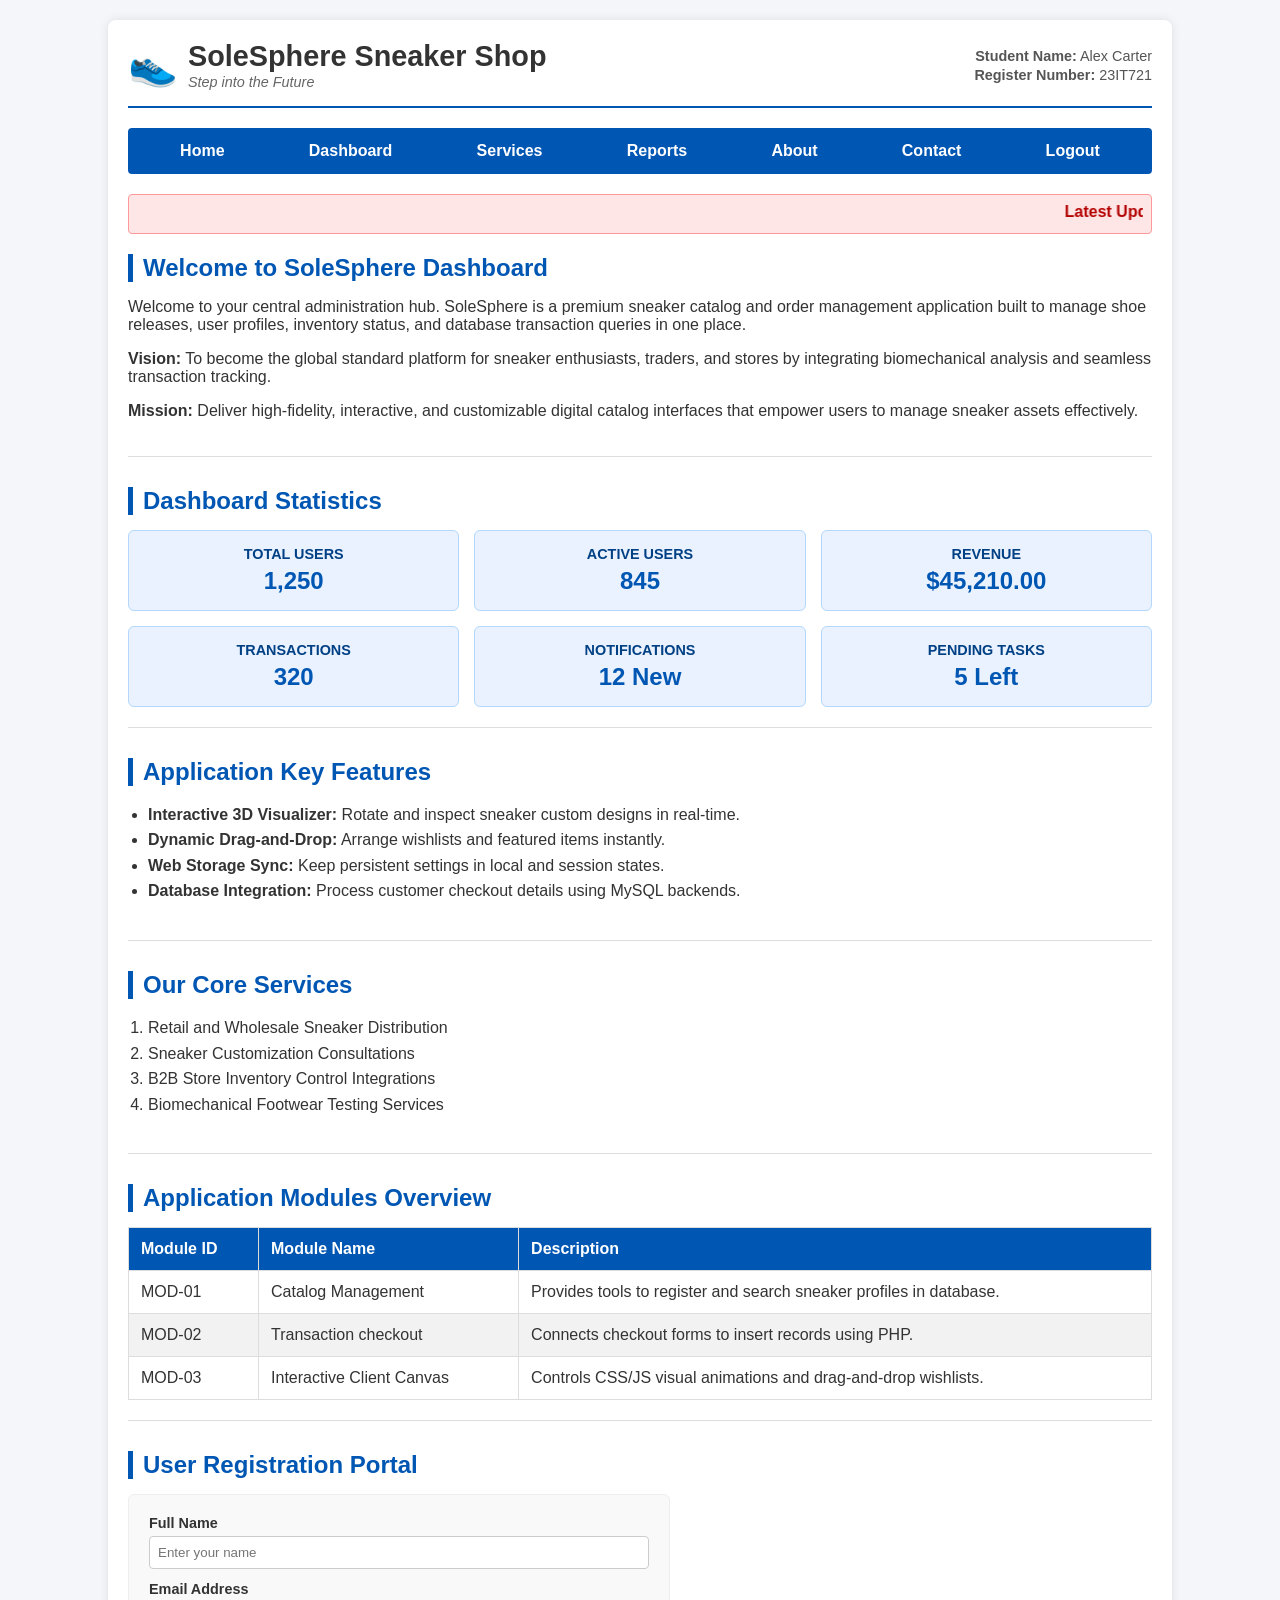
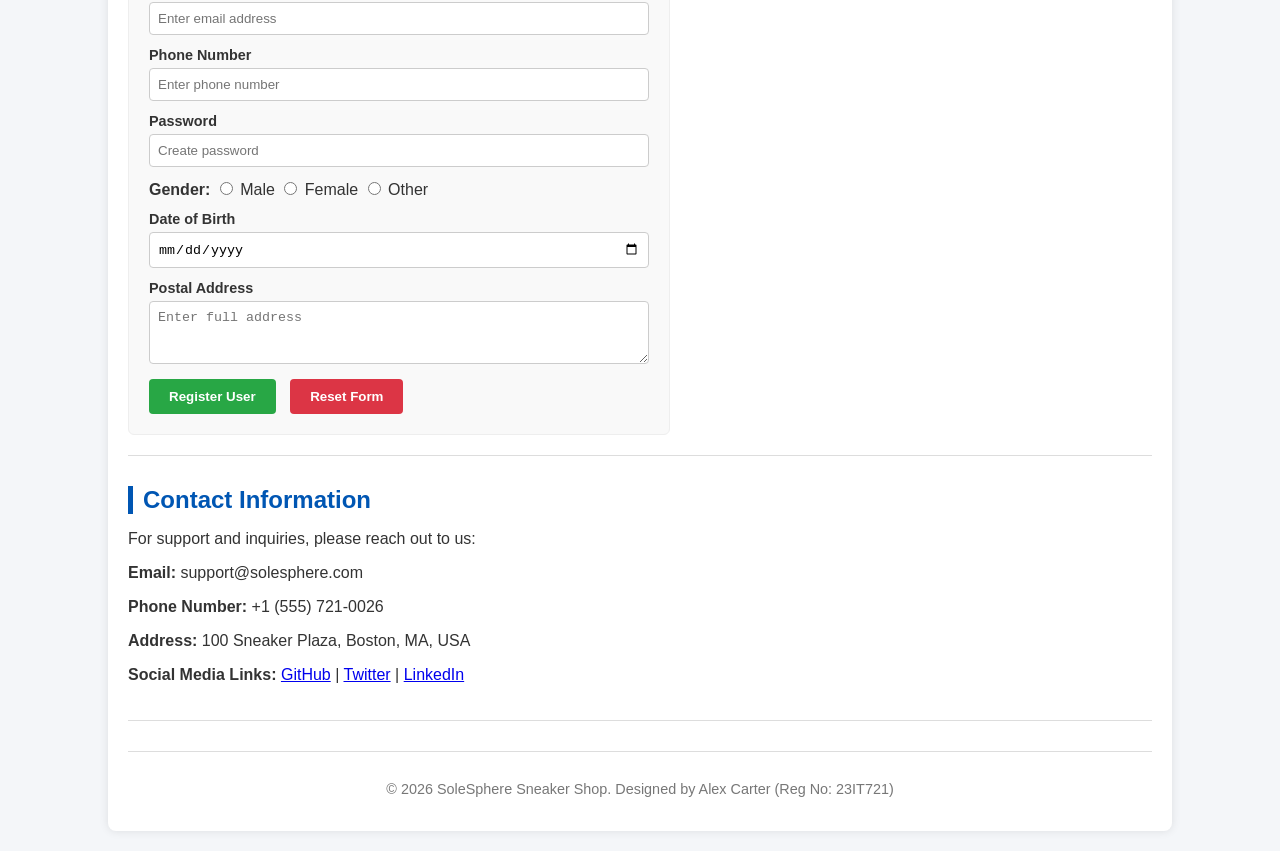
<file: Experiment1_HTML/index.html>
﻿<!DOCTYPE html>
<html lang="en">
<head>
    <meta charset="UTF-8">
    <meta name="viewport" content="width=device-width, initial-scale=1.0">
    <title>SoleSphere | Student Dashboard Assignment 1</title>
    <style>
        body {
            font-family: Arial, sans-serif;
            background-color: #f4f6f9;
            color: #333;
            margin: 0;
            padding: 0;
        }
        
        .container {
            width: 80%;
            margin: 20px auto;
            background-color: #fff;
            padding: 20px;
            border-radius: 8px;
            box-shadow: 0 0 10px rgba(0, 0, 0, 0.1);
        }

        /* 1. Header Section */
        header {
            border-bottom: 2px solid #0056b3;
            padding-bottom: 15px;
            margin-bottom: 20px;
        }
        .header-top {
            display: flex;
            align-items: center;
            justify-content: space-between;
        }
        .logo-area {
            display: flex;
            align-items: center;
            gap: 10px;
        }
        .student-details {
            text-align: right;
            font-size: 0.9em;
            color: #555;
        }

        /* 2. Navigation Bar */
        nav {
            background-color: #0056b3;
            padding: 10px;
            border-radius: 4px;
            margin-bottom: 20px;
        }
        nav ul {
            list-style: none;
            padding: 0;
            margin: 0;
            display: flex;
            justify-content: space-around;
        }
        nav ul li a {
            color: #fff;
            text-decoration: none;
            font-weight: bold;
        }
        nav ul li a:hover {
            text-decoration: underline;
        }

        /* 7. Latest Updates Section (Marquee) */
        .marquee-updates {
            background-color: #ffe6e6;
            border: 1px solid #ff9999;
            color: #b30000;
            padding: 8px;
            border-radius: 4px;
            margin-bottom: 20px;
            font-weight: bold;
        }

        /* Sections General Styling */
        section {
            margin-bottom: 30px;
            padding-bottom: 20px;
            border-bottom: 1px solid #ddd;
        }
        h2 {
            color: #0056b3;
            border-left: 5px solid #0056b3;
            padding-left: 10px;
            margin-bottom: 15px;
        }

        /* 4. Dashboard Statistics Grid */
        .stats-grid {
            display: grid;
            grid-template-columns: repeat(3, 1fr);
            gap: 15px;
            margin-top: 15px;
        }
        .stat-box {
            background-color: #e9f2fe;
            border: 1px solid #b3d7ff;
            padding: 15px;
            border-radius: 6px;
            text-align: center;
        }
        .stat-box h4 {
            margin: 0 0 5px 0;
            color: #004085;
            font-size: 0.9em;
            text-transform: uppercase;
        }
        .stat-box p {
            margin: 0;
            font-size: 1.5em;
            font-weight: bold;
            color: #0056b3;
        }

        /* Lists */
        ul, ol {
            padding-left: 20px;
            line-height: 1.6;
        }

        /* 8. Registration Form */
        form {
            background-color: #f9f9f9;
            border: 1px solid #eee;
            padding: 20px;
            border-radius: 6px;
            max-width: 500px;
        }
        .form-row {
            margin-bottom: 12px;
            display: flex;
            flex-direction: column;
        }
        .form-row label {
            margin-bottom: 5px;
            font-weight: bold;
            font-size: 0.9em;
        }
        .form-row input[type="text"],
        .form-row input[type="email"],
        .form-row input[type="password"],
        .form-row input[type="date"],
        .form-row textarea {
            padding: 8px;
            border: 1px solid #ccc;
            border-radius: 4px;
            width: 100%;
            box-sizing: border-box;
        }
        .form-row-gender {
            margin-bottom: 12px;
        }
        .form-buttons {
            margin-top: 15px;
        }
        .form-buttons input {
            padding: 10px 20px;
            border: none;
            border-radius: 4px;
            cursor: pointer;
            font-weight: bold;
        }
        .btn-submit {
            background-color: #28a745;
            color: #fff;
            margin-right: 10px;
        }
        .btn-reset {
            background-color: #dc3545;
            color: #fff;
        }

        /* 9. Application Modules Table */
        table {
            width: 100%;
            border-collapse: collapse;
            margin-top: 15px;
        }
        table, th, td {
            border: 1px solid #ddd;
        }
        th, td {
            padding: 12px;
            text-align: left;
        }
        th {
            background-color: #0056b3;
            color: white;
        }
        tr:nth-child(even) {
            background-color: #f2f2f2;
        }

        /* Footer */
        footer {
            text-align: center;
            font-size: 0.9em;
            color: #777;
            margin-top: 30px;
            border-top: 1px solid #ddd;
            padding-top: 15px;
        }
    </style>
</head>
<body>
    <div class="container">
        <!-- 1. Header Section -->
        <header>
            <div class="header-top">
                <div class="logo-area">
                    <span style="font-size: 2.5em;">👟</span>
                    <div>
                        <h1 style="margin: 0; font-size: 1.8em;">SoleSphere Sneaker Shop</h1>
                        <span style="font-size: 0.9em; font-style: italic; color: #666;">Step into the Future</span>
                    </div>
                </div>
                <div class="student-details">
                    <p style="margin: 0;"><strong>Student Name:</strong> Alex Carter</p>
                    <p style="margin: 3px 0 0 0;"><strong>Register Number:</strong> 23IT721</p>
                </div>
            </div>
        </header>

        <!-- 2. Navigation Bar -->
        <nav>
            <ul>
                <li><a href="#home">Home</a></li>
                <li><a href="#dashboard">Dashboard</a></li>
                <li><a href="#services">Services</a></li>
                <li><a href="#reports">Reports</a></li>
                <li><a href="#about">About</a></li>
                <li><a href="#contact">Contact</a></li>
                <li><a href="#logout">Logout</a></li>
            </ul>
        </nav>

        <!-- 7. Latest Updates Section (Marquee) -->
        <div class="marquee-updates">
            <marquee scrollamount="5">Latest Updates: Get 25% off on all Nike Air Max sneakers this week! | SoleSphere Store Hub version 2026 is now live!</marquee>
        </div>

        <!-- 3. Welcome Section -->
        <section id="home">
            <h2>Welcome to SoleSphere Dashboard</h2>
            <p>Welcome to your central administration hub. SoleSphere is a premium sneaker catalog and order management application built to manage shoe releases, user profiles, inventory status, and database transaction queries in one place.</p>
            <p><strong>Vision:</strong> To become the global standard platform for sneaker enthusiasts, traders, and stores by integrating biomechanical analysis and seamless transaction tracking.</p>
            <p><strong>Mission:</strong> Deliver high-fidelity, interactive, and customizable digital catalog interfaces that empower users to manage sneaker assets effectively.</p>
        </section>

        <!-- 4. Dashboard Statistics -->
        <section id="dashboard">
            <h2>Dashboard Statistics</h2>
            <div class="stats-grid">
                <div class="stat-box">
                    <h4>Total Users</h4>
                    <p>1,250</p>
                </div>
                <div class="stat-box">
                    <h4>Active Users</h4>
                    <p>845</p>
                </div>
                <div class="stat-box">
                    <h4>Revenue</h4>
                    <p>$45,210.00</p>
                </div>
                <div class="stat-box">
                    <h4>Transactions</h4>
                    <p>320</p>
                </div>
                <div class="stat-box">
                    <h4>Notifications</h4>
                    <p>12 New</p>
                </div>
                <div class="stat-box">
                    <h4>Pending Tasks</h4>
                    <p>5 Left</p>
                </div>
            </div>
        </section>

        <!-- 5. Features Section -->
        <section>
            <h2>Application Key Features</h2>
            <ul>
                <li><strong>Interactive 3D Visualizer:</strong> Rotate and inspect sneaker custom designs in real-time.</li>
                <li><strong>Dynamic Drag-and-Drop:</strong> Arrange wishlists and featured items instantly.</li>
                <li><strong>Web Storage Sync:</strong> Keep persistent settings in local and session states.</li>
                <li><strong>Database Integration:</strong> Process customer checkout details using MySQL backends.</li>
            </ul>
        </section>

        <!-- 6. Services Section -->
        <section id="services">
            <h2>Our Core Services</h2>
            <ol>
                <li>Retail and Wholesale Sneaker Distribution</li>
                <li>Sneaker Customization Consultations</li>
                <li>B2B Store Inventory Control Integrations</li>
                <li>Biomechanical Footwear Testing Services</li>
            </ol>
        </section>

        <!-- 9. Application Modules Table -->
        <section id="reports">
            <h2>Application Modules Overview</h2>
            <table>
                <thead>
                    <tr>
                        <th>Module ID</th>
                        <th>Module Name</th>
                        <th>Description</th>
                    </tr>
                </thead>
                <tbody>
                    <tr>
                        <td>MOD-01</td>
                        <td>Catalog Management</td>
                        <td>Provides tools to register and search sneaker profiles in database.</td>
                    </tr>
                    <tr>
                        <td>MOD-02</td>
                        <td>Transaction checkout</td>
                        <td>Connects checkout forms to insert records using PHP.</td>
                    </tr>
                    <tr>
                        <td>MOD-03</td>
                        <td>Interactive Client Canvas</td>
                        <td>Controls CSS/JS visual animations and drag-and-drop wishlists.</td>
                    </tr>
                </tbody>
            </table>
        </section>

        <!-- 8. Registration Form -->
        <section id="about">
            <h2>User Registration Portal</h2>
            <form action="#" method="POST">
                <div class="form-row">
                    <label for="reg-name">Full Name</label>
                    <input type="text" id="reg-name" required placeholder="Enter your name">
                </div>
                <div class="form-row">
                    <label for="reg-email">Email Address</label>
                    <input type="email" id="reg-email" required placeholder="Enter email address">
                </div>
                <div class="form-row">
                    <label for="reg-phone">Phone Number</label>
                    <input type="text" id="reg-phone" placeholder="Enter phone number">
                </div>
                <div class="form-row">
                    <label for="reg-pass">Password</label>
                    <input type="password" id="reg-pass" required placeholder="Create password">
                </div>
                <div class="form-row-gender">
                    <label><strong>Gender:</strong></label>
                    <input type="radio" id="gender-m" name="gender" value="male"> <label for="gender-m">Male</label>
                    <input type="radio" id="gender-f" name="gender" value="female"> <label for="gender-f">Female</label>
                    <input type="radio" id="gender-o" name="gender" value="other"> <label for="gender-o">Other</label>
                </div>
                <div class="form-row">
                    <label for="reg-dob">Date of Birth</label>
                    <input type="date" id="reg-dob">
                </div>
                <div class="form-row">
                    <label for="reg-addr">Postal Address</label>
                    <textarea id="reg-addr" rows="3" placeholder="Enter full address"></textarea>
                </div>
                <div class="form-buttons">
                    <input type="submit" class="btn-submit" value="Register User">
                    <input type="reset" class="btn-reset" value="Reset Form">
                </div>
            </form>
        </section>

        <!-- 10. Contact Information -->
        <section id="contact">
            <h2>Contact Information</h2>
            <p>For support and inquiries, please reach out to us:</p>
            <p><strong>Email:</strong> support@solesphere.com</p>
            <p><strong>Phone Number:</strong> +1 (555) 721-0026</p>
            <p><strong>Address:</strong> 100 Sneaker Plaza, Boston, MA, USA</p>
            <p><strong>Social Media Links:</strong> 
                <a href="https://github.com/AlexCarter-23IT721" target="_blank">GitHub</a> | 
                <a href="#" target="_blank">Twitter</a> | 
                <a href="#" target="_blank">LinkedIn</a>
            </p>
        </section>

        <!-- 11. Footer -->
        <footer>
            <p>&copy; 2026 SoleSphere Sneaker Shop. Designed by Alex Carter (Reg No: 23IT721)</p>
        </footer>
    </div>
</body>
</html>
</file>
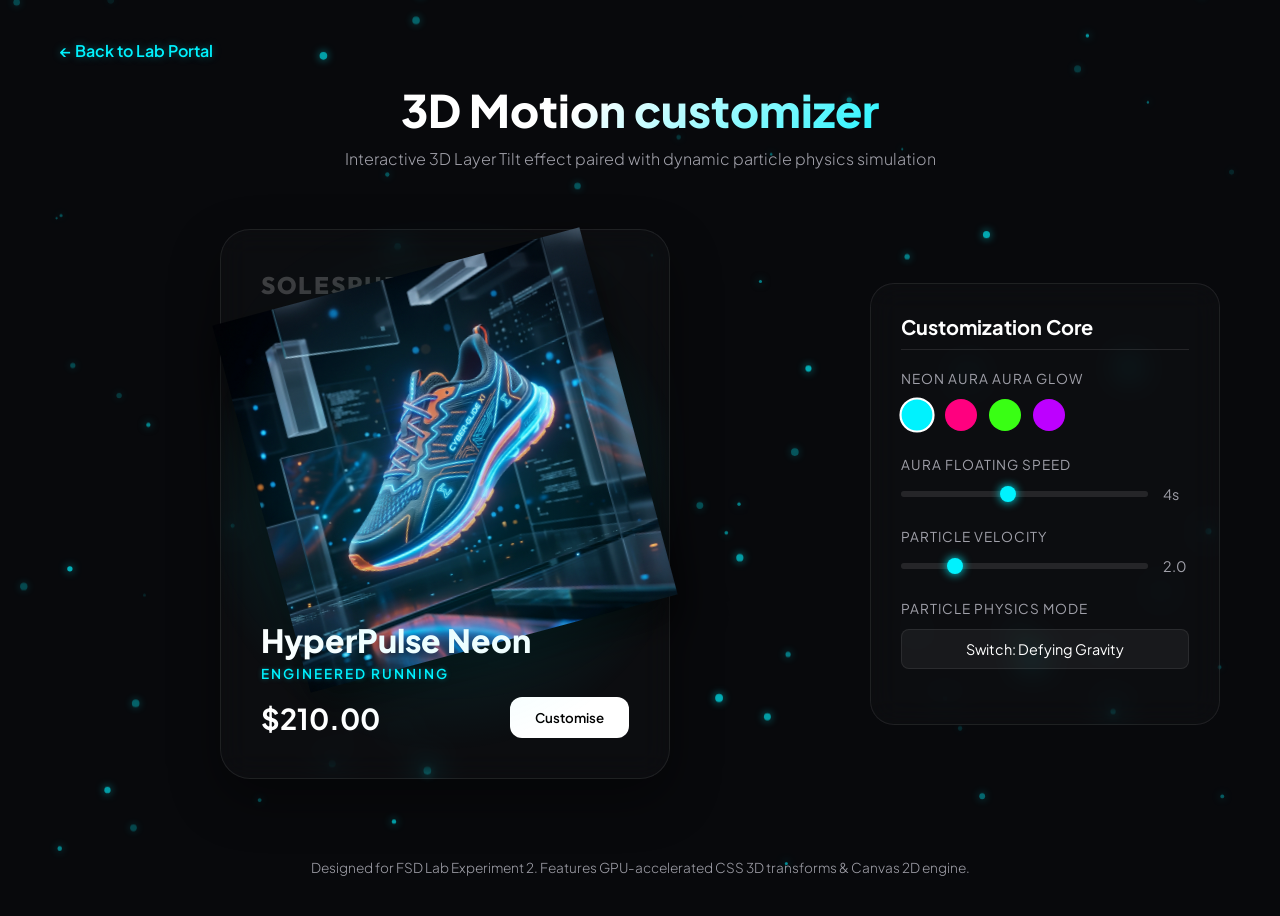
<file: Experiment2_CSS_JS/index.html>
﻿<!DOCTYPE html>
<html lang="en">
<head>
    <meta charset="UTF-8">
    <meta name="viewport" content="width=device-width, initial-scale=1.0">
    <title>Experiment 2 | 3D Sneaker Customizer & Canvas Particles</title>
    <!-- Google Fonts -->
    <link href="https://fonts.googleapis.com/css2?family=Outfit:wght@300;400;600;800&family=Plus+Jakarta+Sans:wght@300;400;600;700&display=swap" rel="stylesheet">
    <style>
        :root {
            --bg-color: #08090c;
            --card-bg: rgba(255, 255, 255, 0.02);
            --card-border: rgba(255, 255, 255, 0.08);
            --glow-color: #00f2fe;
            --glow-glow: rgba(0, 242, 254, 0.35);
            --text-main: #f8f9fa;
            --text-muted: #a1a1aa;
        }

        * {
            box-sizing: border-box;
            margin: 0;
            padding: 0;
            font-family: 'Plus Jakarta Sans', sans-serif;
        }

        body {
            background-color: var(--bg-color);
            color: var(--text-main);
            min-height: 100vh;
            overflow-x: hidden;
            display: flex;
            flex-direction: column;
            align-items: center;
            position: relative;
        }

        canvas#particle-canvas {
            position: absolute;
            top: 0;
            left: 0;
            width: 100%;
            height: 100%;
            z-index: 0;
            pointer-events: none;
        }

        .container {
            width: 100%;
            max-width: 1200px;
            padding: 40px 20px;
            z-index: 1;
            display: flex;
            flex-direction: column;
            align-items: center;
        }

        .back-link {
            align-self: flex-start;
            color: var(--glow-color);
            text-decoration: none;
            font-weight: 600;
            margin-bottom: 20px;
            transition: transform 0.2s ease, text-shadow 0.2s ease;
            text-shadow: 0 0 8px var(--glow-glow);
        }

        .back-link:hover {
            transform: translateX(-5px);
        }

        header {
            text-align: center;
            margin-bottom: 40px;
        }

        header h1 {
            font-size: 2.8rem;
            font-weight: 800;
            background: linear-gradient(135deg, #fff 40%, var(--glow-color) 100%);
            -webkit-background-clip: text;
            -webkit-text-fill-color: transparent;
            margin-bottom: 10px;
        }

        header p {
            color: var(--text-muted);
            font-weight: 300;
        }

        .showcase-area {
            display: grid;
            grid-template-columns: 1fr 350px;
            gap: 40px;
            width: 100%;
            align-items: center;
            justify-content: center;
        }

        @media (max-width: 900px) {
            .showcase-area {
                grid-template-columns: 1fr;
            }
        }

        /* 3D Tilt Card */
        .card-container {
            perspective: 1000px;
            display: flex;
            justify-content: center;
            align-items: center;
            padding: 20px;
        }

        .tilt-card {
            width: 450px;
            height: 550px;
            background: var(--card-bg);
            border: 1px solid var(--card-border);
            border-radius: 30px;
            padding: 40px;
            display: flex;
            flex-direction: column;
            justify-content: space-between;
            position: relative;
            transform-style: preserve-3d;
            backdrop-filter: blur(15px);
            box-shadow: 0 20px 50px rgba(0, 0, 0, 0.4);
            transition: box-shadow 0.3s ease, border-color 0.3s ease;
        }

        .tilt-card::after {
            content: '';
            position: absolute;
            inset: 0;
            border-radius: 30px;
            background: radial-gradient(circle at 50% 50%, var(--glow-glow) 0%, transparent 70%);
            opacity: 0.5;
            z-index: 1;
            pointer-events: none;
        }

        .brand-logo {
            font-family: 'Outfit', sans-serif;
            font-weight: 800;
            font-size: 1.5rem;
            letter-spacing: 2px;
            color: rgba(255, 255, 255, 0.2);
            transform: translateZ(50px);
        }

        .shoe-box {
            position: relative;
            height: 250px;
            display: flex;
            align-items: center;
            justify-content: center;
            transform-style: preserve-3d;
        }

        .shoe-glow {
            position: absolute;
            width: 180px;
            height: 180px;
            background: var(--glow-color);
            filter: blur(80px);
            border-radius: 50%;
            opacity: 0.35;
            transition: background 0.5s ease;
            transform: translateZ(20px);
        }

        .shoe-image {
            width: 380px;
            transform: translateZ(100px) rotate(-15deg);
            filter: drop-shadow(0 20px 20px rgba(0,0,0,0.6));
            pointer-events: none;
            transition: filter 0.3s ease;
            animation: shoeFloat 4s ease-in-out infinite;
        }

        @keyframes shoeFloat {
            0%, 100% {
                transform: translateZ(100px) rotate(-15deg) translateY(0px);
            }
            50% {
                transform: translateZ(100px) rotate(-15deg) translateY(-15px);
            }
        }

        .shoe-info {
            transform: translateZ(60px);
        }

        .shoe-name {
            font-size: 2rem;
            font-weight: 800;
            margin-bottom: 5px;
            color: #fff;
        }

        .shoe-category {
            font-size: 0.85rem;
            color: var(--glow-color);
            text-transform: uppercase;
            letter-spacing: 2px;
            margin-bottom: 15px;
            font-weight: 600;
            text-shadow: 0 0 5px var(--glow-glow);
        }

        .buy-action {
            display: flex;
            justify-content: space-between;
            align-items: center;
        }

        .price {
            font-size: 1.8rem;
            font-weight: 700;
            color: #fff;
        }

        .cart-btn {
            background: #fff;
            color: #000;
            border: none;
            padding: 12px 25px;
            border-radius: 12px;
            font-weight: 600;
            cursor: pointer;
            transition: all 0.3s ease;
        }

        .cart-btn:hover {
            background: var(--glow-color);
            color: #000;
            box-shadow: 0 0 15px var(--glow-color);
            transform: scale(1.05);
        }

        /* Control Panel */
        .control-panel {
            background: var(--card-bg);
            border: 1px solid var(--card-border);
            border-radius: 24px;
            padding: 30px;
            backdrop-filter: blur(15px);
        }

        .control-panel h2 {
            font-size: 1.25rem;
            margin-bottom: 20px;
            border-bottom: 1px solid rgba(255, 255, 255, 0.1);
            padding-bottom: 10px;
            color: #fff;
        }

        .control-group {
            margin-bottom: 25px;
        }

        .control-group label {
            display: block;
            font-size: 0.85rem;
            color: var(--text-muted);
            text-transform: uppercase;
            letter-spacing: 1px;
            margin-bottom: 12px;
        }

        .color-options {
            display: flex;
            gap: 12px;
        }

        .color-dot {
            width: 32px;
            height: 32px;
            border-radius: 50%;
            cursor: pointer;
            border: 2px solid transparent;
            transition: all 0.3s ease;
        }

        .color-dot:hover {
            transform: scale(1.15);
        }

        .color-dot.active {
            border-color: #fff;
            transform: scale(1.1);
        }

        .dot-cyan { background: #00f2fe; }
        .dot-magenta { background: #ff007f; }
        .dot-lime { background: #39ff14; }
        .dot-purple { background: #bd00ff; }

        .slider-wrap {
            display: flex;
            align-items: center;
            gap: 15px;
        }

        .slider-wrap span {
            font-size: 0.9rem;
            color: var(--text-muted);
            width: 30px;
        }

        input[type="range"] {
            -webkit-appearance: none;
            width: 100%;
            height: 6px;
            background: rgba(255, 255, 255, 0.1);
            border-radius: 3px;
            outline: none;
        }

        input[type="range"]::-webkit-slider-thumb {
            -webkit-appearance: none;
            width: 16px;
            height: 16px;
            border-radius: 50%;
            background: var(--glow-color);
            cursor: pointer;
            box-shadow: 0 0 10px var(--glow-color);
            transition: transform 0.2s ease;
        }

        input[type="range"]::-webkit-slider-thumb:hover {
            transform: scale(1.25);
        }

        .toggle-btn {
            background: rgba(255,255,255,0.05);
            border: 1px solid var(--card-border);
            color: #fff;
            padding: 10px 15px;
            border-radius: 8px;
            cursor: pointer;
            width: 100%;
            font-size: 0.9rem;
            transition: all 0.3s ease;
        }

        .toggle-btn:hover {
            background: rgba(255,255,255,0.1);
            border-color: var(--glow-color);
        }

        footer {
            margin-top: 60px;
            color: var(--text-muted);
            font-size: 0.85rem;
            text-align: center;
            font-weight: 300;
        }
    </style>
</head>
<body>
    <!-- Canvas for particle background -->
    <canvas id="particle-canvas"></canvas>

    <div class="container">
        <a href="../index.php" class="back-link">&larr; Back to Lab Portal</a>
        
        <header>
            <h1>3D Motion customizer</h1>
            <p>Interactive 3D Layer Tilt effect paired with dynamic particle physics simulation</p>
        </header>

        <div class="showcase-area">
            <!-- 3D Card -->
            <div class="card-container">
                <div class="tilt-card" id="card">
                    <div class="brand-logo">SOLESPHERE</div>
                    
                    <div class="shoe-box">
                        <div class="shoe-glow" id="shoe-glow"></div>
                        <img src="sneaker.png" alt="3D Neon Shoe" class="shoe-image" id="shoe-img">
                    </div>
                    
                    <div class="shoe-info">
                        <h2 class="shoe-name">HyperPulse Neon</h2>
                        <div class="shoe-category">Engineered Running</div>
                        <div class="buy-action">
                            <span class="price">$210.00</span>
                            <button class="cart-btn">Customise</button>
                        </div>
                    </div>
                </div>
            </div>

            <!-- Customizer controls -->
            <div class="control-panel">
                <h2>Customization Core</h2>
                
                <div class="control-group">
                    <label>Neon Aura Aura Glow</label>
                    <div class="color-options">
                        <div class="color-dot dot-cyan active" data-color="#00f2fe" data-glow="rgba(0,242,254,0.35)"></div>
                        <div class="color-dot dot-magenta" data-color="#ff007f" data-glow="rgba(255,0,127,0.35)"></div>
                        <div class="color-dot dot-lime" data-color="#39ff14" data-glow="rgba(57,255,20,0.35)"></div>
                        <div class="color-dot dot-purple" data-color="#bd00ff" data-glow="rgba(189,0,255,0.35)"></div>
                    </div>
                </div>

                <div class="control-group">
                    <label>Aura Floating Speed</label>
                    <div class="slider-wrap">
                        <input type="range" id="float-speed" min="1" max="8" value="4">
                        <span id="speed-val">4s</span>
                    </div>
                </div>

                <div class="control-group">
                    <label>Particle Velocity</label>
                    <div class="slider-wrap">
                        <input type="range" id="part-speed" min="0" max="10" value="2" step="0.5">
                        <span id="part-val">2.0</span>
                    </div>
                </div>

                <div class="control-group">
                    <label>Particle Physics Mode</label>
                    <button class="toggle-btn" id="physics-toggle">Switch: Defying Gravity</button>
                </div>
            </div>
        </div>

        <footer>
            <p>Designed for FSD Lab Experiment 2. Features GPU-accelerated CSS 3D transforms & Canvas 2D engine.</p>
        </footer>
    </div>

    <script>
        // --- 3D TILT EFFECT ---
        const card = document.getElementById('card');
        const shoeImg = document.getElementById('shoe-img');

        card.addEventListener('mousemove', (e) => {
            const rect = card.getBoundingClientRect();
            const x = e.clientX - rect.left; // x position inside element
            const y = e.clientY - rect.top;  // y position inside element
            
            const centerX = rect.width / 2;
            const centerY = rect.height / 2;
            
            const rotateX = (centerY - y) / 10; // max 25 deg tilt
            const rotateY = (x - centerX) / 10; 
            
            card.style.transform = `rotateX(${rotateX}deg) rotateY(${rotateY}deg)`;
            shoeImg.style.transform = `translateZ(130px) rotate(-10deg) scale(1.05)`;
        });

        card.addEventListener('mouseleave', () => {
            card.style.transform = `rotateX(0deg) rotateY(0deg)`;
            card.style.transition = 'transform 0.5s ease-out';
            shoeImg.style.transform = `translateZ(100px) rotate(-15deg)`;
            shoeImg.style.transition = 'transform 0.5s ease-out';
        });

        card.addEventListener('mouseenter', () => {
            card.style.transition = 'none';
            shoeImg.style.transition = 'none';
        });

        // --- COLOR CUSTOMIZATION ---
        const colorDots = document.querySelectorAll('.color-dot');
        const root = document.documentElement;

        colorDots.forEach(dot => {
            dot.addEventListener('click', () => {
                colorDots.forEach(d => d.classList.remove('active'));
                dot.classList.add('active');
                
                const color = dot.getAttribute('data-color');
                const glow = dot.getAttribute('data-glow');
                
                root.style.setProperty('--glow-color', color);
                root.style.setProperty('--glow-glow', glow);
                
                // Add flash effect to shoe
                shoeImg.style.filter = `drop-shadow(0 0 30px ${color})`;
                setTimeout(() => {
                    shoeImg.style.filter = `drop-shadow(0 20px 20px rgba(0,0,0,0.6))`;
                }, 400);
            });
        });

        // --- SPEED AND TILT INPUTS ---
        const floatSpeedInput = document.getElementById('float-speed');
        const speedValLabel = document.getElementById('speed-val');
        
        floatSpeedInput.addEventListener('input', (e) => {
            const speed = e.target.value;
            speedValLabel.textContent = `${speed}s`;
            // Modify float animation duration
            shoeImg.style.animationDuration = `${speed}s`;
        });

        // --- CANVAS PARTICLE BACKGROUND ---
        const canvas = document.getElementById('particle-canvas');
        const ctx = canvas.getContext('2d');
        const partSpeedInput = document.getElementById('part-speed');
        const partValLabel = document.getElementById('part-val');
        const physicsToggle = document.getElementById('physics-toggle');

        let particles = [];
        let numParticles = 80;
        let baseSpeed = 2.0;
        let physicsMode = 'up'; // 'up' (gravity-defying), 'down' (rain)

        partSpeedInput.addEventListener('input', (e) => {
            baseSpeed = parseFloat(e.target.value);
            partValLabel.textContent = baseSpeed.toFixed(1);
        });

        physicsToggle.addEventListener('click', () => {
            if (physicsMode === 'up') {
                physicsMode = 'down';
                physicsToggle.textContent = 'Switch: Heavy Gravity';
            } else {
                physicsMode = 'up';
                physicsToggle.textContent = 'Switch: Defying Gravity';
            }
        });

        function resizeCanvas() {
            canvas.width = window.innerWidth;
            canvas.height = window.innerHeight;
        }
        window.addEventListener('resize', resizeCanvas);
        resizeCanvas();

        class Particle {
            constructor() {
                this.reset();
            }

            reset() {
                this.x = Math.random() * canvas.width;
                this.y = physicsMode === 'up' ? canvas.height + 20 : -20;
                this.size = Math.random() * 3 + 1;
                this.speedX = (Math.random() - 0.5) * 0.8;
                this.speedY = physicsMode === 'up' 
                    ? -(Math.random() * 1.5 + 0.5) 
                    : (Math.random() * 1.5 + 0.5);
                this.opacity = Math.random() * 0.6 + 0.1;
            }

            update() {
                this.x += this.speedX * (baseSpeed / 2);
                this.y += this.speedY * baseSpeed;

                // fade out near bounds
                if (physicsMode === 'up' && this.y < 50) this.opacity -= 0.01;
                if (physicsMode === 'down' && this.y > canvas.height - 50) this.opacity -= 0.01;

                if (this.opacity <= 0 || this.x < 0 || this.x > canvas.width) {
                    this.reset();
                }
            }

            draw() {
                ctx.save();
                ctx.globalAlpha = this.opacity;
                ctx.beginPath();
                ctx.arc(this.x, this.y, this.size, 0, Math.PI * 2);
                
                // Set color to glowing active neon color
                ctx.fillStyle = root.style.getPropertyValue('--glow-color').trim() || '#00f2fe';
                ctx.shadowBlur = 8;
                ctx.shadowColor = ctx.fillStyle;
                ctx.fill();
                ctx.restore();
            }
        }

        // Initialize particles
        for (let i = 0; i < numParticles; i++) {
            particles.push(new Particle());
            // Randomize starting y position
            particles[i].y = Math.random() * canvas.height;
        }

        function animate() {
            ctx.clearRect(0, 0, canvas.width, canvas.height);
            
            particles.forEach(p => {
                p.update();
                p.draw();
            });

            requestAnimationFrame(animate);
        }

        animate();
    </script>
</body>
</html>
</file>
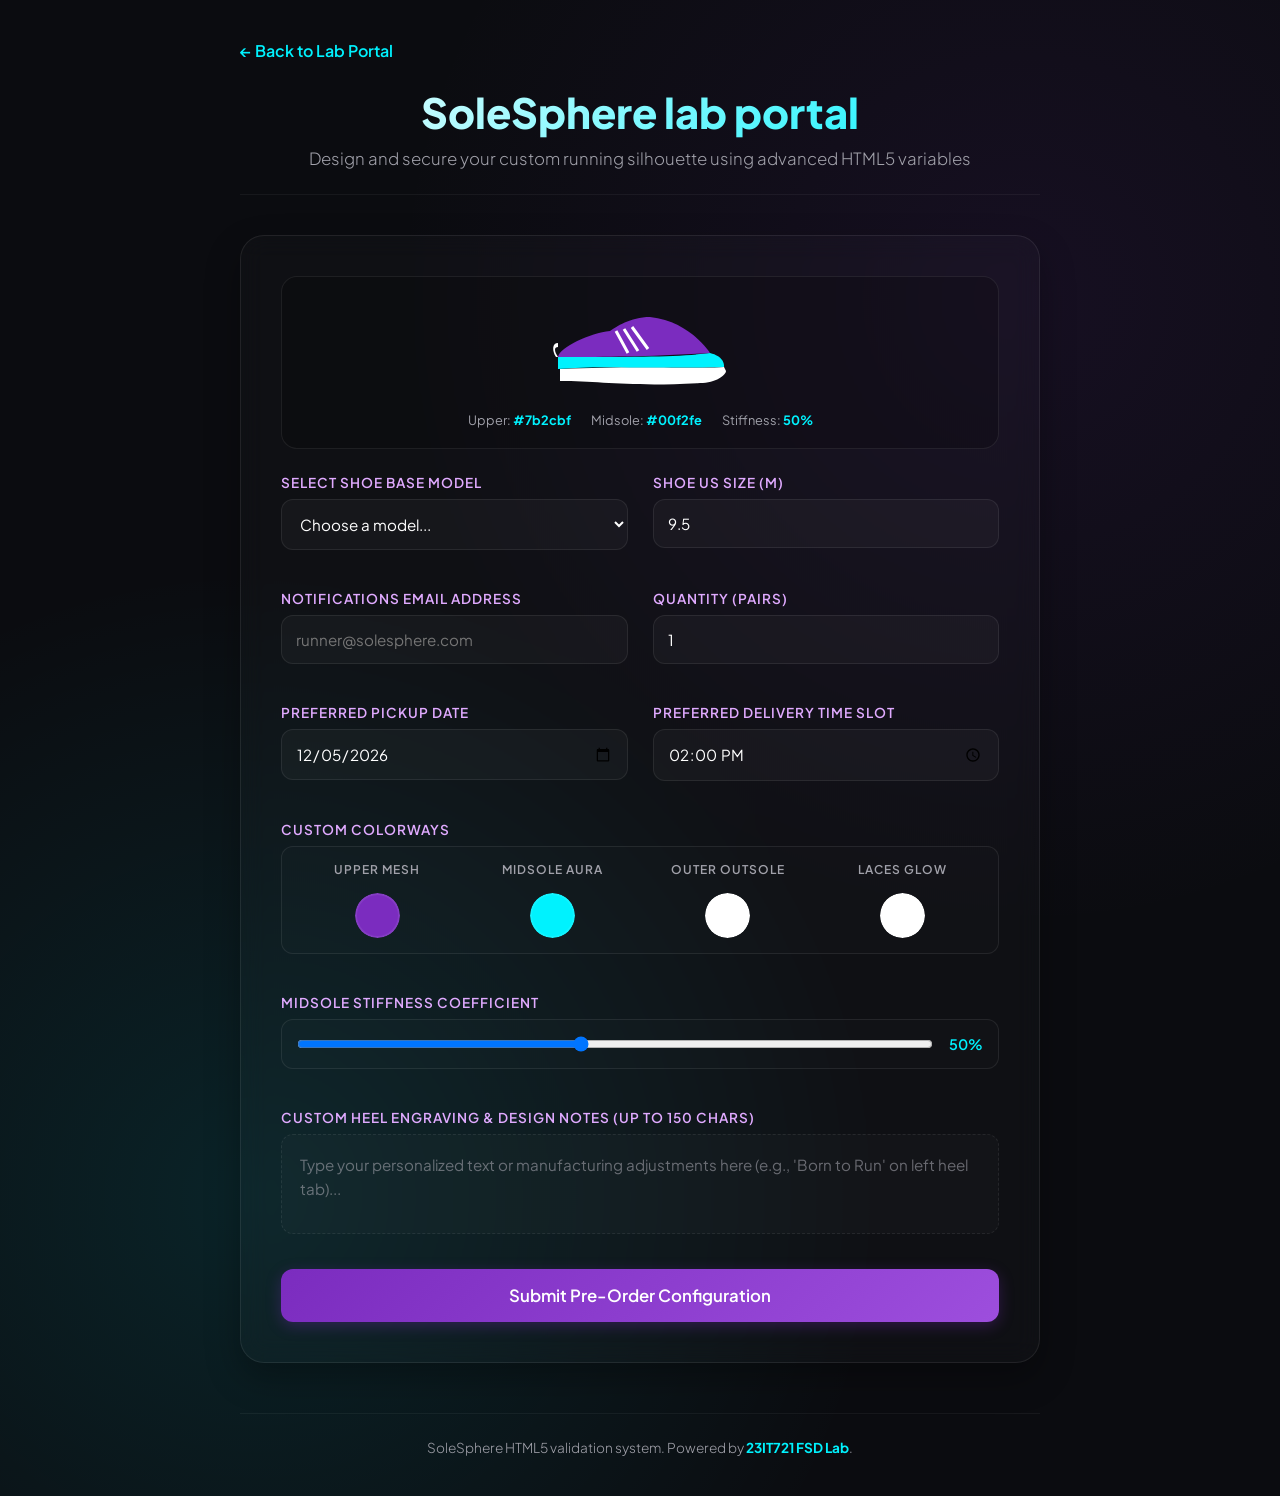
<file: Experiment3_HTML5_Forms/index.html>
﻿<!DOCTYPE html>
<html lang="en">
<head>
    <meta charset="UTF-8">
    <meta name="viewport" content="width=device-width, initial-scale=1.0">
    <title>Experiment 3 | Advanced HTML5 Sneaker Booking Form</title>
    <!-- Google Fonts -->
    <link href="https://fonts.googleapis.com/css2?family=Outfit:wght@300;400;600;800&family=Plus+Jakarta+Sans:wght@300;400;600;700&display=swap" rel="stylesheet">
    <style>
        :root {
            --bg-color: #0b0c10;
            --card-bg: rgba(255, 255, 255, 0.02);
            --card-border: rgba(255, 255, 255, 0.08);
            --primary: #7b2cbf;
            --secondary: #00f2fe;
            --text-main: #f8f9fa;
            --text-muted: #a1a1aa;
            --accent: #e0aaff;
            --error: #ff4d6d;
        }

        * {
            box-sizing: border-box;
            margin: 0;
            padding: 0;
            font-family: 'Plus Jakarta Sans', sans-serif;
        }

        body {
            background-color: var(--bg-color);
            color: var(--text-main);
            min-height: 100vh;
            background-image: 
                radial-gradient(circle at 80% 20%, rgba(123, 44, 191, 0.1) 0%, transparent 40%),
                radial-gradient(circle at 20% 80%, rgba(0, 242, 254, 0.1) 0%, transparent 40%);
            display: flex;
            flex-direction: column;
            align-items: center;
            padding: 40px 20px;
        }

        .container {
            width: 100%;
            max-width: 800px;
        }

        .back-link {
            align-self: flex-start;
            color: var(--secondary);
            text-decoration: none;
            font-weight: 600;
            margin-bottom: 25px;
            display: inline-block;
            transition: transform 0.2s ease;
        }

        .back-link:hover {
            transform: translateX(-5px);
        }

        header {
            text-align: center;
            margin-bottom: 40px;
            border-bottom: 1px solid rgba(255, 255, 255, 0.05);
            padding-bottom: 25px;
        }

        header h1 {
            font-size: 2.6rem;
            font-weight: 800;
            background: linear-gradient(135deg, #fff, var(--secondary));
            -webkit-background-clip: text;
            -webkit-text-fill-color: transparent;
            margin-bottom: 10px;
        }

        header p {
            color: var(--text-muted);
            font-weight: 300;
            font-size: 1.05rem;
        }

        main {
            background: var(--card-bg);
            border: 1px solid var(--card-border);
            border-radius: 24px;
            padding: 40px;
            backdrop-filter: blur(12px);
            box-shadow: 0 15px 35px rgba(0, 0, 0, 0.3);
        }

        .form-grid {
            display: grid;
            grid-template-columns: 1fr 1fr;
            gap: 25px;
        }

        @media (max-width: 650px) {
            .form-grid {
                grid-template-columns: 1fr;
            }
        }

        .form-group {
            margin-bottom: 15px;
            display: flex;
            flex-direction: column;
        }

        .form-group.full-width {
            grid-column: span 2;
        }

        @media (max-width: 650px) {
            .form-group.full-width {
                grid-column: span 1;
            }
        }

        label {
            font-size: 0.85rem;
            font-weight: 600;
            color: var(--accent);
            text-transform: uppercase;
            letter-spacing: 1px;
            margin-bottom: 8px;
        }

        input[type="text"],
        input[type="email"],
        input[type="number"],
        input[type="date"],
        input[type="time"],
        select {
            background: rgba(255, 255, 255, 0.03);
            border: 1px solid var(--card-border);
            border-radius: 12px;
            padding: 14px;
            color: #fff;
            font-size: 0.95rem;
            outline: none;
            transition: all 0.3s ease;
        }

        input:focus, select:focus {
            border-color: var(--secondary);
            box-shadow: 0 0 10px rgba(0, 242, 254, 0.15);
            background: rgba(255, 255, 255, 0.06);
        }

        /* Color customizers */
        .color-pickers {
            display: flex;
            gap: 15px;
            background: rgba(255,255,255,0.01);
            padding: 15px;
            border-radius: 12px;
            border: 1px solid var(--card-border);
        }

        .picker-item {
            flex: 1;
            display: flex;
            flex-direction: column;
            align-items: center;
            gap: 8px;
        }

        .picker-item label {
            font-size: 0.75rem;
            color: var(--text-muted);
        }

        input[type="color"] {
            -webkit-appearance: none;
            border: none;
            width: 45px;
            height: 45px;
            border-radius: 50%;
            cursor: pointer;
            background: none;
        }

        input[type="color"]::-webkit-color-swatch-wrapper {
            padding: 0;
        }

        input[type="color"]::-webkit-color-swatch {
            border: 2px solid var(--card-border);
            border-radius: 50%;
        }

        /* Range sliders */
        .range-wrap {
            display: flex;
            align-items: center;
            gap: 15px;
            background: rgba(255,255,255,0.01);
            padding: 15px;
            border-radius: 12px;
            border: 1px solid var(--card-border);
        }

        .range-wrap input[type="range"] {
            flex: 1;
        }

        .range-wrap span {
            font-size: 0.9rem;
            color: var(--secondary);
            font-weight: 600;
            width: 35px;
            text-align: right;
        }

        /* Contenteditable area */
        .editable-area {
            background: rgba(255, 255, 255, 0.02);
            border: 1px dashed var(--card-border);
            border-radius: 12px;
            padding: 18px;
            min-height: 100px;
            color: #fff;
            outline: none;
            font-size: 0.95rem;
            line-height: 1.6;
            transition: all 0.3s ease;
        }

        .editable-area:focus {
            border-color: var(--secondary);
            border-style: solid;
            background: rgba(255, 255, 255, 0.04);
        }

        .editable-area[placeholder]:empty:before {
            content: attr(placeholder);
            color: var(--text-muted);
            opacity: 0.6;
        }

        /* Realtime Sneaker Custom Preview */
        .custom-preview-box {
            background: rgba(0, 0, 0, 0.2);
            border-radius: 16px;
            padding: 20px;
            display: flex;
            flex-direction: column;
            align-items: center;
            border: 1px solid var(--card-border);
            margin-bottom: 25px;
        }

        .preview-shoe-svg {
            width: 200px;
            height: 100px;
        }

        .preview-stats {
            margin-top: 15px;
            display: flex;
            gap: 20px;
            font-size: 0.8rem;
            color: var(--text-muted);
        }

        .preview-stats strong {
            color: var(--secondary);
        }

        .btn-submit {
            background: linear-gradient(135deg, var(--primary) 0%, #9d4edd 100%);
            color: #fff;
            border: none;
            padding: 16px 30px;
            border-radius: 12px;
            font-size: 1.05rem;
            font-weight: 600;
            cursor: pointer;
            width: 100%;
            transition: all 0.3s ease;
            box-shadow: 0 4px 15px rgba(123, 44, 191, 0.3);
            margin-top: 20px;
        }

        .btn-submit:hover {
            transform: translateY(-2px);
            box-shadow: 0 6px 20px rgba(0, 242, 254, 0.2);
            background: linear-gradient(135deg, var(--secondary) 0%, #00c6d1 100%);
            color: #0b0c10;
        }

        footer {
            margin-top: 50px;
            text-align: center;
            border-top: 1px solid rgba(255, 255, 255, 0.05);
            padding-top: 25px;
            color: var(--text-muted);
            font-size: 0.85rem;
            font-weight: 300;
        }

        footer strong {
            color: var(--secondary);
        }
    </style>
</head>
<body>
    <div class="container">
        <a href="../index.php" class="back-link">&larr; Back to Lab Portal</a>
        
        <header>
            <h1>SoleSphere lab portal</h1>
            <p>Design and secure your custom running silhouette using advanced HTML5 variables</p>
        </header>

        <main>
            <!-- Real-time design preview box using inline SVG to color code shoe segments -->
            <div class="custom-preview-box">
                <svg class="preview-shoe-svg" viewBox="0 0 100 50" xmlns="http://www.w3.org/2000/svg">
                    <!-- Outsole -->
                    <path id="svg-outsole" d="M10,42 C30,42 45,45 80,43 C88,43 93,39 93,37 L92,35 C80,36 50,34 10,36 Z" fill="#ffffff" />
                    <!-- Midsole -->
                    <path id="svg-midsole" d="M9,36 C30,34 50,36 92,35 C92,35 93,30 85,28 C70,30 50,30 9,30 Z" fill="#00f2fe" />
                    <!-- Upper Mesh -->
                    <path id="svg-upper" d="M9,30 C30,30 50,30 85,28 C85,28 75,12 55,10 C45,10 38,15 35,17 C25,18 10,25 9,30 Z" fill="#7b2cbf" />
                    <!-- Laces segment -->
                    <path id="svg-laces" d="M38,17 L44,28 M42,16 L49,27 M46,15 L54,26" stroke="#ffffff" stroke-width="1.5" />
                    <!-- Heel pull tab -->
                    <path id="svg-heeltab" d="M8,30 C6,27 6,23 9,23 L9,25 C7,25 7,27 9,30 Z" fill="#ffffff" />
                </svg>
                <div class="preview-stats">
                    <span>Upper: <strong id="val-upper-lbl">#7b2cbf</strong></span>
                    <span>Midsole: <strong id="val-midsole-lbl">#00f2fe</strong></span>
                    <span>Stiffness: <strong id="val-stiff-lbl">50%</strong></span>
                </div>
            </div>

            <!-- Pre-order Customization Form -->
            <form id="sneaker-form" onsubmit="handleFormSubmit(event)">
                <div class="form-grid">
                    <!-- Model Selection -->
                    <div class="form-group">
                        <label for="shoe-model">Select Shoe base Model</label>
                        <select id="shoe-model" required>
                            <option value="" disabled selected>Choose a model...</option>
                            <option value="hyperpulse">HyperPulse Space V3</option>
                            <option value="cloudstrider">CloudStrider Carbon</option>
                            <option value="quantum">Quantum Infinity Pro</option>
                            <option value="solarlite">SolarLite Knit</option>
                        </select>
                    </div>

                    <!-- Size (Number Input) -->
                    <div class="form-group">
                        <label for="shoe-size">Shoe US Size (M)</label>
                        <input type="number" id="shoe-size" min="4" max="15" step="0.5" value="9.5" required>
                    </div>

                    <!-- Email (Email Input) -->
                    <div class="form-group">
                        <label for="user-email">Notifications Email Address</label>
                        <input type="email" id="user-email" placeholder="runner@solesphere.com" required>
                    </div>

                    <!-- Quantity (Number Input) -->
                    <div class="form-group">
                        <label for="order-qty">Quantity (Pairs)</label>
                        <input type="number" id="order-qty" min="1" max="5" value="1" required>
                    </div>

                    <!-- Delivery Date (Date Input) -->
                    <div class="form-group">
                        <label for="pickup-date">Preferred Pickup Date</label>
                        <input type="date" id="pickup-date" required>
                    </div>

                    <!-- Delivery Time (Time Input) -->
                    <div class="form-group">
                        <label for="pickup-time">Preferred Delivery Time Slot</label>
                        <input type="time" id="pickup-time" required>
                    </div>

                    <!-- Color Customization Inputs -->
                    <div class="form-group full-width">
                        <label>Custom Colorways</label>
                        <div class="color-pickers">
                            <div class="picker-item">
                                <label for="color-upper">Upper Mesh</label>
                                <input type="color" id="color-upper" value="#7b2cbf">
                            </div>
                            <div class="picker-item">
                                <label for="color-midsole">Midsole Aura</label>
                                <input type="color" id="color-midsole" value="#00f2fe">
                            </div>
                            <div class="picker-item">
                                <label for="color-outsole">Outer Outsole</label>
                                <input type="color" id="color-outsole" value="#ffffff">
                            </div>
                            <div class="picker-item">
                                <label for="color-laces">Laces Glow</label>
                                <input type="color" id="color-laces" value="#ffffff">
                            </div>
                        </div>
                    </div>

                    <!-- Range Input -->
                    <div class="form-group full-width">
                        <label for="sole-stiffness">Midsole Stiffness Coefficient</label>
                        <div class="range-wrap">
                            <input type="range" id="sole-stiffness" min="10" max="100" value="50">
                            <span id="stiffness-val">50%</span>
                        </div>
                    </div>

                    <!-- Contenteditable Notes with Spellcheck -->
                    <div class="form-group full-width">
                        <label for="custom-engraving">Custom Heel Engraving & Design Notes (Up to 150 chars)</label>
                        <div class="editable-area" id="custom-engraving" contenteditable="true" spellcheck="true" placeholder="Type your personalized text or manufacturing adjustments here (e.g., 'Born to Run' on left heel tab)..."></div>
                        <input type="hidden" id="engraving-hidden" name="engraving-notes">
                    </div>
                </div>

                <button type="submit" class="btn-submit">Submit Pre-Order Configuration</button>
            </form>
        </main>

        <footer>
            <p>SoleSphere HTML5 validation system. Powered by <strong>23IT721 FSD Lab</strong>.</p>
        </footer>
    </div>

    <script>
        // Setup default date to tomorrow
        const tomorrow = new Date();
        tomorrow.setDate(tomorrow.getDate() + 1);
        const yyyy = tomorrow.getFullYear();
        const mm = String(tomorrow.getMonth() + 1).padStart(2, '0');
        const dd = String(tomorrow.getDate()).padStart(2, '0');
        document.getElementById('pickup-date').value = `${yyyy}-${mm}-${dd}`;
        document.getElementById('pickup-date').min = `${yyyy}-${mm}-${dd}`;

        // Setup default time
        document.getElementById('pickup-time').value = "14:00";

        // --- Live Preview Interactions ---
        const colorUpper = document.getElementById('color-upper');
        const colorMidsole = document.getElementById('color-midsole');
        const colorOutsole = document.getElementById('color-outsole');
        const colorLaces = document.getElementById('color-laces');
        const soleStiffness = document.getElementById('sole-stiffness');

        const svgUpper = document.getElementById('svg-upper');
        const svgMidsole = document.getElementById('svg-midsole');
        const svgOutsole = document.getElementById('svg-outsole');
        const svgLaces = document.getElementById('svg-laces');
        const svgHeelTab = document.getElementById('svg-heeltab');

        const valUpperLbl = document.getElementById('val-upper-lbl');
        const valMidsoleLbl = document.getElementById('val-midsole-lbl');
        const valStiffLbl = document.getElementById('val-stiff-lbl');
        const stiffnessVal = document.getElementById('stiffness-val');

        // Event listeners for color changes
        colorUpper.addEventListener('input', (e) => {
            const val = e.target.value;
            svgUpper.setAttribute('fill', val);
            valUpperLbl.textContent = val.toUpperCase();
        });

        colorMidsole.addEventListener('input', (e) => {
            const val = e.target.value;
            svgMidsole.setAttribute('fill', val);
            valMidsoleLbl.textContent = val.toUpperCase();
        });

        colorOutsole.addEventListener('input', (e) => {
            const val = e.target.value;
            svgOutsole.setAttribute('fill', val);
        });

        colorLaces.addEventListener('input', (e) => {
            const val = e.target.value;
            svgLaces.setAttribute('stroke', val);
            svgHeelTab.setAttribute('fill', val); // match heel tab to laces
        });

        soleStiffness.addEventListener('input', (e) => {
            const val = e.target.value;
            stiffnessVal.textContent = `${val}%`;
            valStiffLbl.textContent = `${val}%`;
        });

        // Form Submit handler
        function handleFormSubmit(event) {
            event.preventDefault();
            
            const engravingDiv = document.getElementById('custom-engraving');
            const engravingHidden = document.getElementById('engraving-hidden');
            engravingHidden.value = engravingDiv.textContent.trim();

            const model = document.getElementById('shoe-model').value;
            const size = document.getElementById('shoe-size').value;
            const email = document.getElementById('user-email').value;
            const qty = document.getElementById('order-qty').value;
            const date = document.getElementById('pickup-date').value;
            const time = document.getElementById('pickup-time').value;
            const stiffness = soleStiffness.value;
            const engraving = engravingHidden.value;

            const summary = `
Pre-Order Placed Successfully!
---------------------------------------
Model: ${model}
Size: US ${size}
Quantity: ${qty}
Notification Email: ${email}
Pickup Date/Time: ${date} at ${time}
Custom Colorway:
  - Upper: ${colorUpper.value}
  - Midsole: ${colorMidsole.value}
  - Outsole: ${colorOutsole.value}
  - Laces: ${colorLaces.value}
Midsole Stiffness: ${stiffness}%
Custom Engraving: ${engraving || 'None'}
            `;
            
            alert(summary);
            console.log(summary);
        }
    </script>
</body>
</html>
</file>
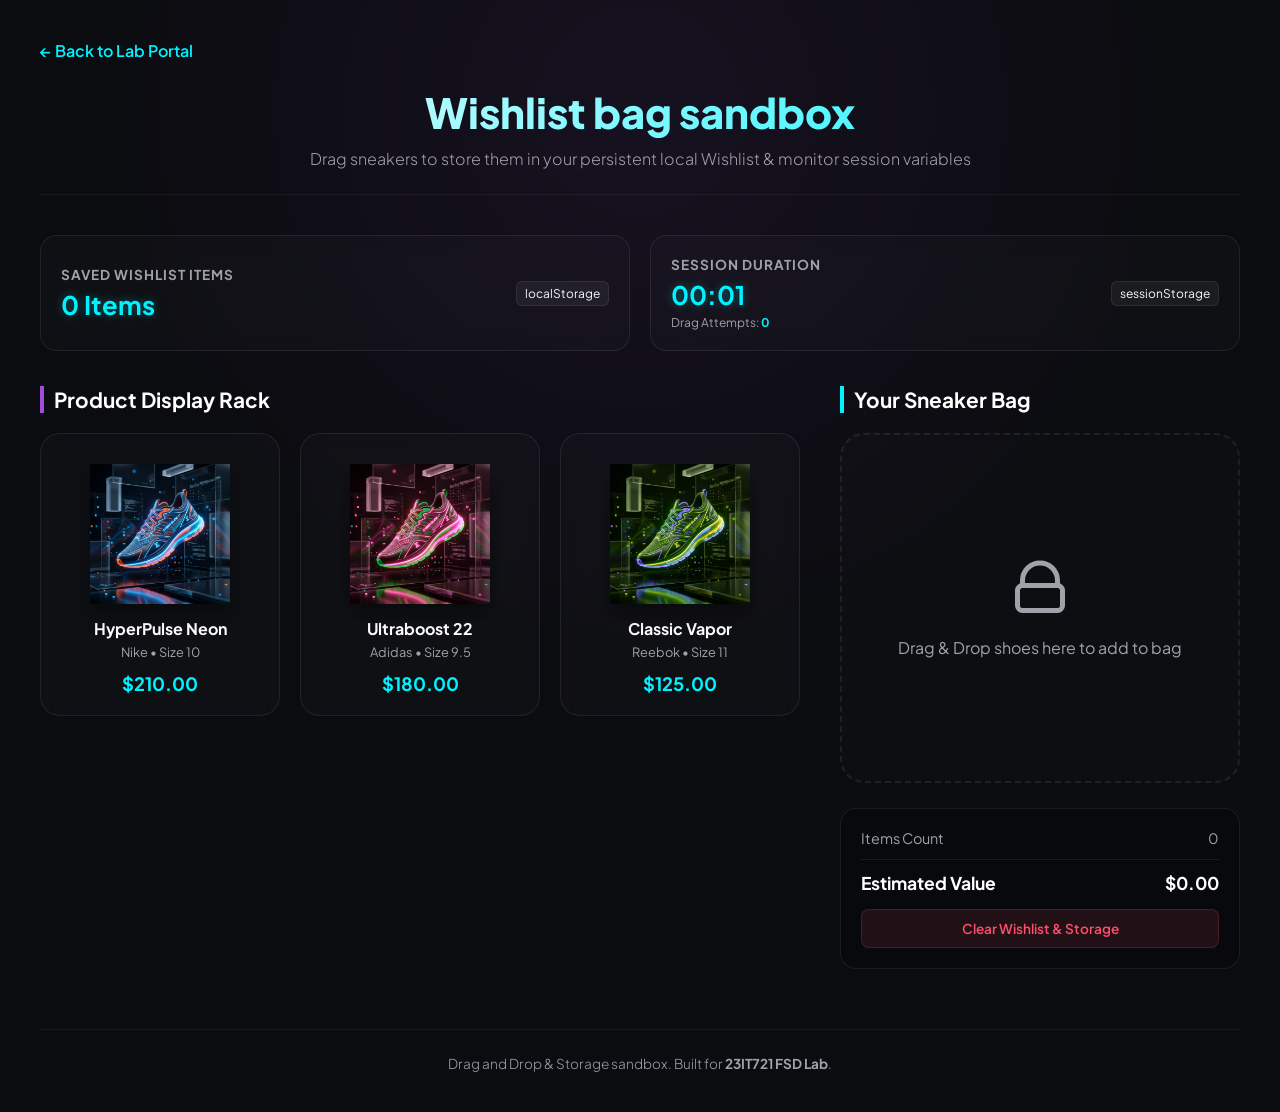
<file: Experiment4_DragDrop/index.html>
﻿<!DOCTYPE html>
<html lang="en">
<head>
    <meta charset="UTF-8">
    <meta name="viewport" content="width=device-width, initial-scale=1.0">
    <title>Experiment 4 | Drag & Drop Sneaker Bag & Storage</title>
    <!-- Google Fonts -->
    <link href="https://fonts.googleapis.com/css2?family=Outfit:wght@300;400;600;800&family=Plus+Jakarta+Sans:wght@300;400;600;700&display=swap" rel="stylesheet">
    <style>
        :root {
            --bg-color: #0b0c10;
            --card-bg: rgba(255, 255, 255, 0.02);
            --card-border: rgba(255, 255, 255, 0.08);
            --primary: #9d4edd;
            --primary-glow: rgba(157, 78, 221, 0.35);
            --secondary: #00f2fe;
            --secondary-glow: rgba(0, 242, 254, 0.35);
            --text-main: #f8f9fa;
            --text-muted: #a1a1aa;
            --accent: #39ff14;
            --accent-glow: rgba(57, 255, 20, 0.2);
        }

        * {
            box-sizing: border-box;
            margin: 0;
            padding: 0;
            font-family: 'Plus Jakarta Sans', sans-serif;
        }

        body {
            background-color: var(--bg-color);
            color: var(--text-main);
            min-height: 100vh;
            background-image: radial-gradient(circle at 50% 10%, rgba(157, 78, 221, 0.08) 0%, transparent 45%);
            display: flex;
            flex-direction: column;
            align-items: center;
            padding: 40px 20px;
        }

        .container {
            width: 100%;
            max-width: 1200px;
        }

        .back-link {
            align-self: flex-start;
            color: var(--secondary);
            text-decoration: none;
            font-weight: 600;
            margin-bottom: 25px;
            display: inline-block;
            transition: transform 0.2s ease;
        }

        .back-link:hover {
            transform: translateX(-5px);
        }

        header {
            text-align: center;
            margin-bottom: 40px;
            border-bottom: 1px solid rgba(255, 255, 255, 0.05);
            padding-bottom: 25px;
        }

        header h1 {
            font-size: 2.6rem;
            font-weight: 800;
            background: linear-gradient(135deg, #fff, var(--secondary));
            -webkit-background-clip: text;
            -webkit-text-fill-color: transparent;
            margin-bottom: 10px;
        }

        header p {
            color: var(--text-muted);
            font-weight: 300;
        }

        /* Dashboard Info Cards */
        .metrics-bar {
            display: grid;
            grid-template-columns: 1fr 1fr;
            gap: 20px;
            margin-bottom: 35px;
        }

        .metric-card {
            background: var(--card-bg);
            border: 1px solid var(--card-border);
            border-radius: 16px;
            padding: 20px;
            backdrop-filter: blur(10px);
            display: flex;
            justify-content: space-between;
            align-items: center;
        }

        .metric-card h3 {
            font-size: 0.85rem;
            color: var(--text-muted);
            text-transform: uppercase;
            letter-spacing: 1px;
            margin-bottom: 5px;
        }

        .metric-card .value {
            font-size: 1.6rem;
            font-weight: 700;
            color: var(--secondary);
            text-shadow: 0 0 10px var(--secondary-glow);
        }

        .metric-card .storage-tag {
            background: rgba(255,255,255,0.05);
            border: 1px solid var(--card-border);
            border-radius: 6px;
            padding: 4px 8px;
            font-size: 0.75rem;
            color: var(--text-main);
        }

        /* Drag & Drop Layout */
        .workspace {
            display: grid;
            grid-template-columns: 1fr 400px;
            gap: 40px;
        }

        @media (max-width: 950px) {
            .workspace {
                grid-template-columns: 1fr;
            }
        }

        /* Products Shelf */
        .shelf-section h2 {
            font-size: 1.3rem;
            margin-bottom: 20px;
            color: #fff;
            border-left: 4px solid var(--primary);
            padding-left: 10px;
        }

        .shoe-shelf {
            display: grid;
            grid-template-columns: repeat(auto-fill, minmax(220px, 1fr));
            gap: 20px;
        }

        .shoe-card {
            background: var(--card-bg);
            border: 1px solid var(--card-border);
            border-radius: 20px;
            padding: 20px;
            text-align: center;
            cursor: grab;
            user-select: none;
            backdrop-filter: blur(8px);
            transition: all 0.3s cubic-bezier(0.165, 0.84, 0.44, 1);
        }

        .shoe-card:hover {
            transform: translateY(-5px);
            border-color: rgba(255, 255, 255, 0.15);
            box-shadow: 0 10px 20px rgba(0,0,0,0.3);
        }

        .shoe-card:active {
            cursor: grabbing;
        }

        .shoe-card img {
            width: 140px;
            height: auto;
            margin: 10px 0;
            filter: drop-shadow(0 10px 10px rgba(0,0,0,0.4));
            transition: transform 0.3s ease;
            pointer-events: none; /* prevent dragging img instead of card */
        }

        .shoe-card:hover img {
            transform: scale(1.08) rotate(-5deg);
        }

        .shoe-card h4 {
            font-size: 1rem;
            color: #fff;
            margin-bottom: 5px;
        }

        .shoe-card p {
            font-size: 0.8rem;
            color: var(--text-muted);
            margin-bottom: 12px;
        }

        .shoe-card .card-price {
            font-size: 1.15rem;
            font-weight: 700;
            color: var(--secondary);
        }

        /* Shopping Bag / Drop Zone */
        .bag-section {
            display: flex;
            flex-direction: column;
        }

        .bag-section h2 {
            font-size: 1.3rem;
            margin-bottom: 20px;
            color: #fff;
            border-left: 4px solid var(--secondary);
            padding-left: 10px;
        }

        .drop-zone {
            background: rgba(255, 255, 255, 0.01);
            border: 2px dashed var(--card-border);
            border-radius: 24px;
            padding: 30px;
            flex-grow: 1;
            min-height: 350px;
            display: flex;
            flex-direction: column;
            align-items: center;
            justify-content: center;
            text-align: center;
            transition: all 0.3s ease;
            position: relative;
        }

        .drop-zone.dragover {
            background: rgba(0, 242, 254, 0.03);
            border-color: var(--secondary);
            box-shadow: 0 0 20px var(--secondary-glow);
        }

        .drop-placeholder {
            color: var(--text-muted);
            pointer-events: none;
            transition: opacity 0.3s ease;
        }

        .drop-placeholder svg {
            width: 60px;
            height: 60px;
            stroke: var(--text-muted);
            fill: none;
            margin-bottom: 15px;
            transition: all 0.3s ease;
        }

        .drop-zone.dragover .drop-placeholder svg {
            stroke: var(--secondary);
            transform: scale(1.1);
        }

        .drop-zone.has-items .drop-placeholder {
            display: none;
        }

        /* Cart items list */
        .cart-items-list {
            width: 100%;
            display: flex;
            flex-direction: column;
            gap: 12px;
            z-index: 1;
        }

        .cart-item {
            display: flex;
            align-items: center;
            background: rgba(255,255,255,0.03);
            border: 1px solid var(--card-border);
            border-radius: 12px;
            padding: 10px 15px;
            justify-content: space-between;
            animation: itemSlideIn 0.3s ease forwards;
        }

        @keyframes itemSlideIn {
            from { opacity: 0; transform: translateY(10px); }
            to { opacity: 1; transform: translateY(0); }
        }

        .cart-item-details {
            display: flex;
            align-items: center;
            gap: 12px;
        }

        .cart-item-details img {
            width: 50px;
            height: auto;
            filter: drop-shadow(0 4px 4px rgba(0,0,0,0.3));
        }

        .cart-item-info h5 {
            font-size: 0.9rem;
            color: #fff;
        }

        .cart-item-info p {
            font-size: 0.75rem;
            color: var(--text-muted);
        }

        .cart-item-price {
            font-size: 0.95rem;
            font-weight: 600;
            color: var(--secondary);
        }

        .remove-btn {
            background: none;
            border: none;
            color: var(--text-muted);
            cursor: pointer;
            font-size: 1.1rem;
            margin-left: 10px;
            transition: color 0.2s ease;
        }

        .remove-btn:hover {
            color: #ff4d6d;
        }

        /* Checkout summary */
        .bag-summary {
            margin-top: 25px;
            background: rgba(0,0,0,0.2);
            border: 1px solid var(--card-border);
            border-radius: 16px;
            padding: 20px;
        }

        .summary-row {
            display: flex;
            justify-content: space-between;
            margin-bottom: 12px;
            font-size: 0.9rem;
            color: var(--text-muted);
        }

        .summary-row.total {
            border-top: 1px solid rgba(255,255,255,0.08);
            padding-top: 12px;
            margin-bottom: 0;
            font-size: 1.1rem;
            color: #fff;
            font-weight: 700;
        }

        .clear-btn {
            background: rgba(255,77,109,0.1);
            color: #ff4d6d;
            border: 1px solid rgba(255,77,109,0.2);
            padding: 10px 15px;
            border-radius: 8px;
            cursor: pointer;
            width: 100%;
            font-size: 0.85rem;
            font-weight: 600;
            margin-top: 15px;
            transition: all 0.3s ease;
        }

        .clear-btn:hover {
            background: #ff4d6d;
            color: #fff;
        }

        footer {
            margin-top: 60px;
            text-align: center;
            border-top: 1px solid rgba(255, 255, 255, 0.05);
            padding-top: 25px;
            color: var(--text-muted);
            font-size: 0.85rem;
            font-weight: 300;
        }
    </style>
</head>
<body>
    <div class="container">
        <a href="../index.php" class="back-link">&larr; Back to Lab Portal</a>
        
        <header>
            <h1>Wishlist bag sandbox</h1>
            <p>Drag sneakers to store them in your persistent local Wishlist & monitor session variables</p>
        </header>

        <!-- Storage Metrics Dashboard -->
        <div class="metrics-bar">
            <!-- LocalStorage Status -->
            <div class="metric-card">
                <div>
                    <h3>Saved Wishlist items</h3>
                    <div class="value" id="wishlist-count">0 Items</div>
                </div>
                <span class="storage-tag">localStorage</span>
            </div>
            
            <!-- SessionStorage Metrics -->
            <div class="metric-card">
                <div>
                    <h3>Session duration</h3>
                    <div class="value" id="session-time">00:00</div>
                    <div style="font-size:0.75rem; color:var(--text-muted); margin-top:4px;">
                        Drag Attempts: <strong id="drag-attempts" style="color:var(--secondary);">0</strong>
                    </div>
                </div>
                <span class="storage-tag">sessionStorage</span>
            </div>
        </div>

        <div class="workspace">
            <!-- Shelf of draggable shoes -->
            <div class="shelf-section">
                <h2>Product Display Rack</h2>
                <div class="shoe-shelf">
                    <!-- Shoe 1 -->
                    <div class="shoe-card" draggable="true" id="shoe-1" data-price="210.00" data-name="HyperPulse Neon" data-brand="Nike">
                        <img src="sneaker.png" alt="HyperPulse">
                        <h4>HyperPulse Neon</h4>
                        <p>Nike &bull; Size 10</p>
                        <div class="card-price">$210.00</div>
                    </div>
                    
                    <!-- Shoe 2 -->
                    <div class="shoe-card" draggable="true" id="shoe-2" data-price="180.00" data-name="Ultraboost 22" data-brand="Adidas">
                        <img src="sneaker.png" alt="Ultraboost" style="filter: drop-shadow(0 10px 10px rgba(0,0,0,0.4)) hue-rotate(120deg);">
                        <h4>Ultraboost 22</h4>
                        <p>Adidas &bull; Size 9.5</p>
                        <div class="card-price">$180.00</div>
                    </div>

                    <!-- Shoe 3 -->
                    <div class="shoe-card" draggable="true" id="shoe-3" data-price="125.00" data-name="Classic Vapor" data-brand="Reebok">
                        <img src="sneaker.png" alt="Classic Vapor" style="filter: drop-shadow(0 10px 10px rgba(0,0,0,0.4)) hue-rotate(240deg);">
                        <h4>Classic Vapor</h4>
                        <p>Reebok &bull; Size 11</p>
                        <div class="card-price">$125.00</div>
                    </div>
                </div>
            </div>

            <!-- Wishlist drop zone -->
            <div class="bag-section">
                <h2>Your Sneaker Bag</h2>
                
                <div class="drop-zone" id="drop-zone">
                    <div class="drop-placeholder" id="placeholder">
                        <svg viewBox="0 0 24 24" xmlns="http://www.w3.org/2000/svg">
                            <path d="M19 11H5m14 0a2 2 0 012 2v6a2 2 0 01-2 2H5a2 2 0 01-2-2v-6a2 2 0 012-2m14 0V9a7 7 0 00-14 0v2" stroke-width="2" stroke-linecap="round" stroke-linejoin="round"/>
                        </svg>
                        <p>Drag & Drop shoes here to add to bag</p>
                    </div>

                    <div class="cart-items-list" id="cart-list">
                        <!-- Dynamic items -->
                    </div>
                </div>

                <div class="bag-summary">
                    <div class="summary-row">
                        <span>Items Count</span>
                        <span id="summary-count">0</span>
                    </div>
                    <div class="summary-row total">
                        <span>Estimated Value</span>
                        <span id="summary-total">$0.00</span>
                    </div>
                    <button class="clear-btn" id="clear-wishlist">Clear Wishlist & Storage</button>
                </div>
            </div>
        </div>

        <footer>
            <p>Drag and Drop & Storage sandbox. Built for <strong>23IT721 FSD Lab</strong>.</p>
        </footer>
    </div>

    <script>
        // --- Drag and Drop API ---
        const shoeCards = document.querySelectorAll('.shoe-card');
        const dropZone = document.getElementById('drop-zone');
        const cartList = document.getElementById('cart-list');
        const placeholder = document.getElementById('placeholder');
        
        let cartItems = [];

        // Drag Start
        shoeCards.forEach(card => {
            card.addEventListener('dragstart', (e) => {
                e.dataTransfer.setData('text/plain', card.id);
                card.style.opacity = '0.5';

                // Update session drag attempts
                let attempts = parseInt(sessionStorage.getItem('dragAttempts') || '0');
                attempts++;
                sessionStorage.setItem('dragAttempts', attempts);
                document.getElementById('drag-attempts').textContent = attempts;
            });

            card.addEventListener('dragend', () => {
                card.style.opacity = '1';
            });
        });

        // Drag Over
        dropZone.addEventListener('dragover', (e) => {
            e.preventDefault();
        });

        // Drag Enter
        dropZone.addEventListener('dragenter', (e) => {
            e.preventDefault();
            dropZone.classList.add('dragover');
        });

        // Drag Leave
        dropZone.addEventListener('dragleave', () => {
            dropZone.classList.remove('dragover');
        });

        // Drop
        dropZone.addEventListener('drop', (e) => {
            e.preventDefault();
            dropZone.classList.remove('dragover');
            
            const cardId = e.dataTransfer.getData('text/plain');
            const cardEl = document.getElementById(cardId);
            
            if (cardEl) {
                const name = cardEl.getAttribute('data-name');
                const brand = cardEl.getAttribute('data-brand');
                const price = parseFloat(cardEl.getAttribute('data-price'));
                const imgSource = cardEl.querySelector('img').src;
                const hueFilter = cardEl.querySelector('img').style.filter;

                // Add to array
                addItemToCart(name, brand, price, imgSource, hueFilter);
            }
        });

        // Add item to cart logic
        function addItemToCart(name, brand, price, imgSource, hueFilter) {
            const newItem = {
                id: Date.now() + Math.random().toString(36).substr(2, 5),
                name,
                brand,
                price,
                imgSource,
                hueFilter
            };

            cartItems.push(newItem);
            saveToLocalStorage();
            renderCart();
        }

        // Render Cart UI
        function renderCart() {
            cartList.innerHTML = '';
            
            if (cartItems.length > 0) {
                dropZone.classList.add('has-items');
                
                cartItems.forEach(item => {
                    const el = document.createElement('div');
                    el.className = 'cart-item';
                    el.innerHTML = `
                        <div class="cart-item-details">
                            <img src="${item.imgSource}" alt="${item.name}" style="filter: ${item.hueFilter}; height: 35px; width: auto;">
                            <div class="cart-item-info">
                                <h5>${item.name}</h5>
                                <p>${item.brand}</p>
                            </div>
                        </div>
                        <div style="display:flex; align-items:center;">
                            <span class="cart-item-price">$${item.price.toFixed(2)}</span>
                            <button class="remove-btn" onclick="removeItem('${item.id}')">&times;</button>
                        </div>
                    `;
                    cartList.appendChild(el);
                });
            } else {
                dropZone.classList.remove('has-items');
            }

            // Update stats
            updateSummary();
        }

        // Remove single item
        window.removeItem = function(id) {
            cartItems = cartItems.filter(item => item.id !== id);
            saveToLocalStorage();
            renderCart();
        };

        // Update counts and total
        function updateSummary() {
            const count = cartItems.length;
            const total = cartItems.reduce((sum, item) => sum + item.price, 0);

            document.getElementById('summary-count').textContent = count;
            document.getElementById('summary-total').textContent = `$${total.toFixed(2)}`;
            document.getElementById('wishlist-count').textContent = `${count} ${count === 1 ? 'Item' : 'Items'}`;
        }

        // Local Storage Sync
        function saveToLocalStorage() {
            localStorage.setItem('soleSphereWishlist', JSON.stringify(cartItems));
        }

        function loadFromLocalStorage() {
            const saved = localStorage.getItem('soleSphereWishlist');
            if (saved) {
                cartItems = JSON.parse(saved);
                renderCart();
            }
        }

        // Clear bag
        document.getElementById('clear-wishlist').addEventListener('click', () => {
            cartItems = [];
            localStorage.removeItem('soleSphereWishlist');
            renderCart();
        });

        // --- Session Storage Metrics ---
        // Track load timestamp
        if (!sessionStorage.getItem('sessionStart')) {
            sessionStorage.setItem('sessionStart', Date.now().toString());
        }

        // Restore drag attempts
        const savedAttempts = sessionStorage.getItem('dragAttempts') || '0';
        document.getElementById('drag-attempts').textContent = savedAttempts;

        // Session Time counter
        setInterval(() => {
            const start = parseInt(sessionStorage.getItem('sessionStart'));
            const diffMs = Date.now() - start;
            const diffSec = Math.floor(diffMs / 1000);
            
            const mins = String(Math.floor(diffSec / 60)).padStart(2, '0');
            const secs = String(diffSec % 60).padStart(2, '0');
            
            document.getElementById('session-time').textContent = `${mins}:${secs}`;
        }, 1000);

        // Load initially
        loadFromLocalStorage();
    </script>
</body>
</html>
</file>
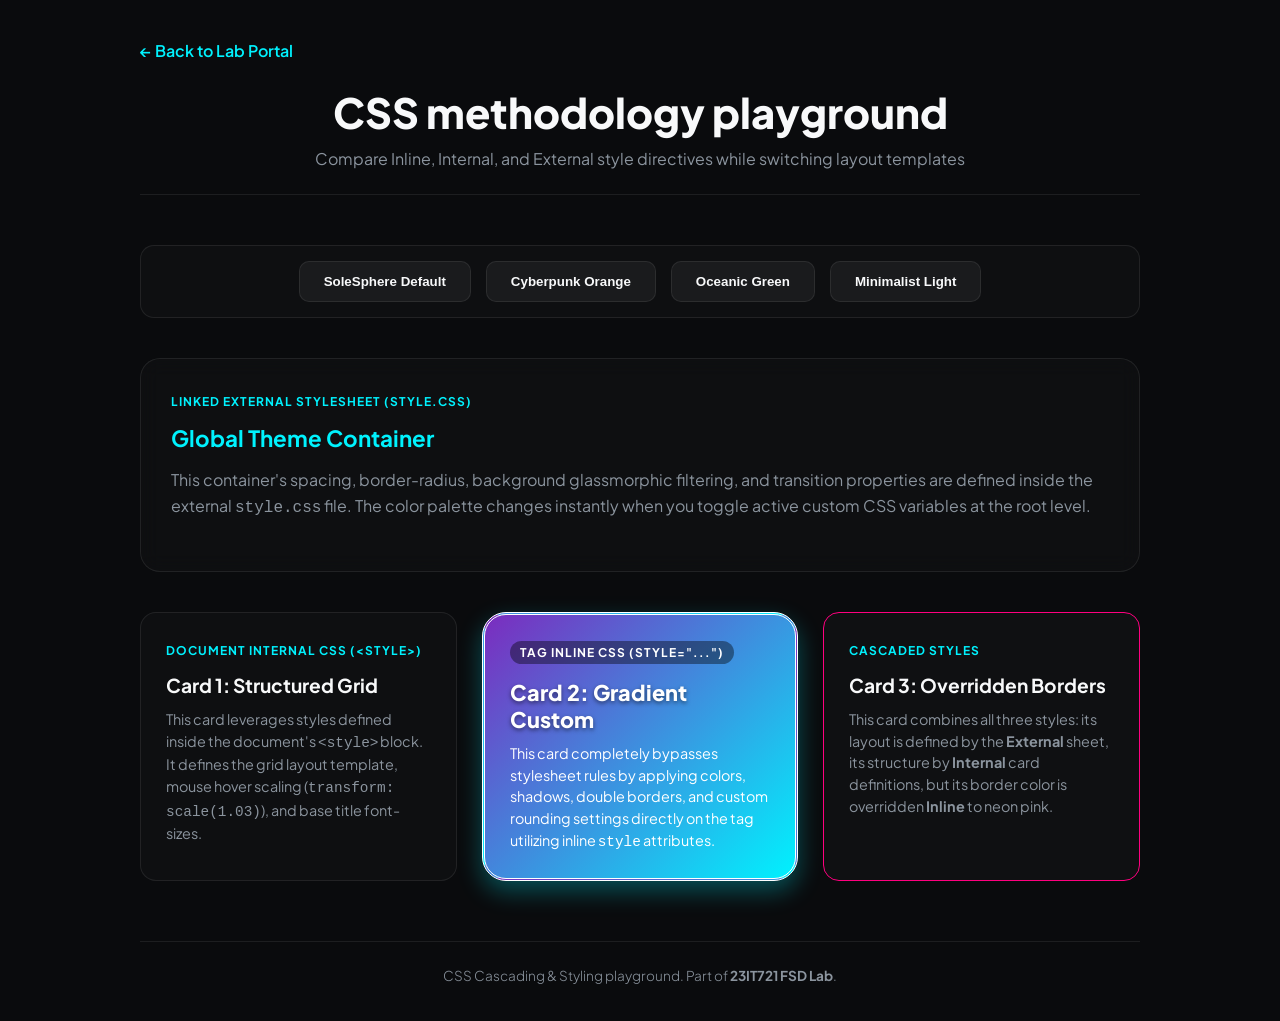
<file: Experiment5_CSS/index.html>
﻿<!DOCTYPE html>
<html lang="en">
<head>
    <meta charset="UTF-8">
    <meta name="viewport" content="width=device-width, initial-scale=1.0">
    <title>Experiment 5 | CSS Styling Methodologies & Themes</title>
    <!-- Google Fonts -->
    <link href="https://fonts.googleapis.com/css2?family=Outfit:wght@300;400;600;800&family=Plus+Jakarta+Sans:wght@300;400;600;700&display=swap" rel="stylesheet">
    
    <!-- EXTERNAL STYLE SHEET -->
    <link rel="stylesheet" href="style.css">

    <!-- INTERNAL STYLE SHEET -->
    <style>
        /* Document-level (Internal) styles */
        .theme-selector-bar {
            display: flex;
            gap: 15px;
            justify-content: center;
            margin-bottom: 40px;
            background: rgba(255, 255, 255, 0.02);
            padding: 15px;
            border-radius: 14px;
            border: 1px solid var(--border-color);
        }

        .theme-btn {
            background: rgba(255, 255, 255, 0.05);
            border: 1px solid var(--border-color);
            color: var(--text-primary);
            padding: 12px 24px;
            border-radius: 10px;
            cursor: pointer;
            font-weight: 600;
            transition: all 0.3s ease;
        }

        .theme-btn:hover {
            background: var(--accent);
            color: #000;
            box-shadow: 0 0 15px var(--accent-glow);
        }

        .grid-container {
            display: grid;
            grid-template-columns: repeat(auto-fit, minmax(280px, 1fr));
            gap: 25px;
            margin-top: 30px;
        }

        /* Specific internal styling for cards */
        .showcase-card {
            background: var(--card-bg);
            border: 1px solid var(--border-color);
            border-radius: 16px;
            padding: 25px;
            transition: transform 0.3s ease;
        }

        .showcase-card:hover {
            transform: scale(1.03);
            border-color: var(--accent);
        }

        .showcase-card h3 {
            font-size: 1.2rem;
            margin-bottom: 12px;
            color: var(--text-primary);
        }

        .css-label {
            font-size: 0.75rem;
            text-transform: uppercase;
            font-weight: 700;
            letter-spacing: 1px;
            color: var(--accent);
            margin-bottom: 15px;
            display: inline-block;
        }
    </style>
</head>
<body data-theme="default">
    <div class="container">
        <a href="../index.php" class="back-link">&larr; Back to Lab Portal</a>
        
        <header>
            <h1>CSS methodology playground</h1>
            <p>Compare Inline, Internal, and External style directives while switching layout templates</p>
        </header>

        <!-- Theme Switcher -->
        <div class="theme-selector-bar">
            <button class="theme-btn" onclick="setTheme('default')">SoleSphere Default</button>
            <button class="theme-btn" onclick="setTheme('cyberpunk')">Cyberpunk Orange</button>
            <button class="theme-btn" onclick="setTheme('oceanic')">Oceanic Green</button>
            <button class="theme-btn" onclick="setTheme('minimalist')">Minimalist Light</button>
        </div>

        <!-- External CSS Showcase Section -->
        <section class="showcase-section">
            <span class="css-label">Linked External Stylesheet (style.css)</span>
            <h2>Global Theme Container</h2>
            <p>This container's spacing, border-radius, background glassmorphic filtering, and transition properties are defined inside the external <code>style.css</code> file. The color palette changes instantly when you toggle active custom CSS variables at the root level.</p>
        </section>

        <!-- Grids demonstrating Internal and Inline styling -->
        <div class="grid-container">
            
            <!-- Card 1: Internal CSS -->
            <div class="showcase-card">
                <span class="css-label">Document Internal CSS (&lt;style&gt;)</span>
                <h3>Card 1: Structured Grid</h3>
                <p style="font-size: 0.9rem; line-height: 1.5; color: var(--text-muted);">
                    This card leverages styles defined inside the document's <code>&lt;style&gt;</code> block. It defines the grid layout template, mouse hover scaling (<code>transform: scale(1.03)</code>), and base title font-sizes.
                </p>
            </div>

            <!-- Card 2: Inline CSS -->
            <div class="showcase-card" style="background: linear-gradient(135deg, #7b2cbf 0%, #00f2fe 100%); border: 3px double #fff; border-radius: 24px; box-shadow: 0 10px 25px rgba(0, 242, 254, 0.3);">
                <!-- Inline styled label -->
                <span style="font-size: 0.75rem; text-transform: uppercase; font-weight: 700; letter-spacing: 1px; color: #fff; background: rgba(0,0,0,0.4); padding: 4px 10px; border-radius: 20px; margin-bottom: 15px; display: inline-block;">
                    Tag Inline CSS (style="...")
                </span>
                
                <!-- Inline styled title -->
                <h3 style="font-size: 1.35rem; color: #fff; text-shadow: 0 2px 4px rgba(0,0,0,0.5); font-weight: 800; margin-bottom: 10px;">
                    Card 2: Gradient Custom
                </h3>
                
                <!-- Inline styled paragraph -->
                <p style="font-size: 0.9rem; line-height: 1.5; color: #fff; font-weight: 400;">
                    This card completely bypasses stylesheet rules by applying colors, shadows, double borders, and custom rounding settings directly on the tag utilizing inline <code>style</code> attributes.
                </p>
            </div>

            <!-- Card 3: Combined CSS (Cascade demonstration) -->
            <div class="showcase-card" style="border-color: #ff007f;">
                <span class="css-label">Cascaded Styles</span>
                <h3>Card 3: Overridden Borders</h3>
                <p style="font-size: 0.9rem; line-height: 1.5; color: var(--text-muted);">
                    This card combines all three styles: its layout is defined by the <strong>External</strong> sheet, its structure by <strong>Internal</strong> card definitions, but its border color is overridden <strong>Inline</strong> to neon pink.
                </p>
            </div>

        </div>

        <footer style="margin-top: 60px; text-align: center; border-top: 1px solid var(--border-color); padding-top: 25px; color: var(--text-muted); font-size: 0.85rem; font-weight: 300;">
            <p>CSS Cascading & Styling playground. Part of <strong>23IT721 FSD Lab</strong>.</p>
        </footer>
    </div>

    <script>
        // Switch the data-theme attribute on the body tag
        function setTheme(themeName) {
            document.body.setAttribute('data-theme', themeName);
            console.log(`Active theme switched to: ${themeName}`);
        }
    </script>
</body>
</html>
</file>
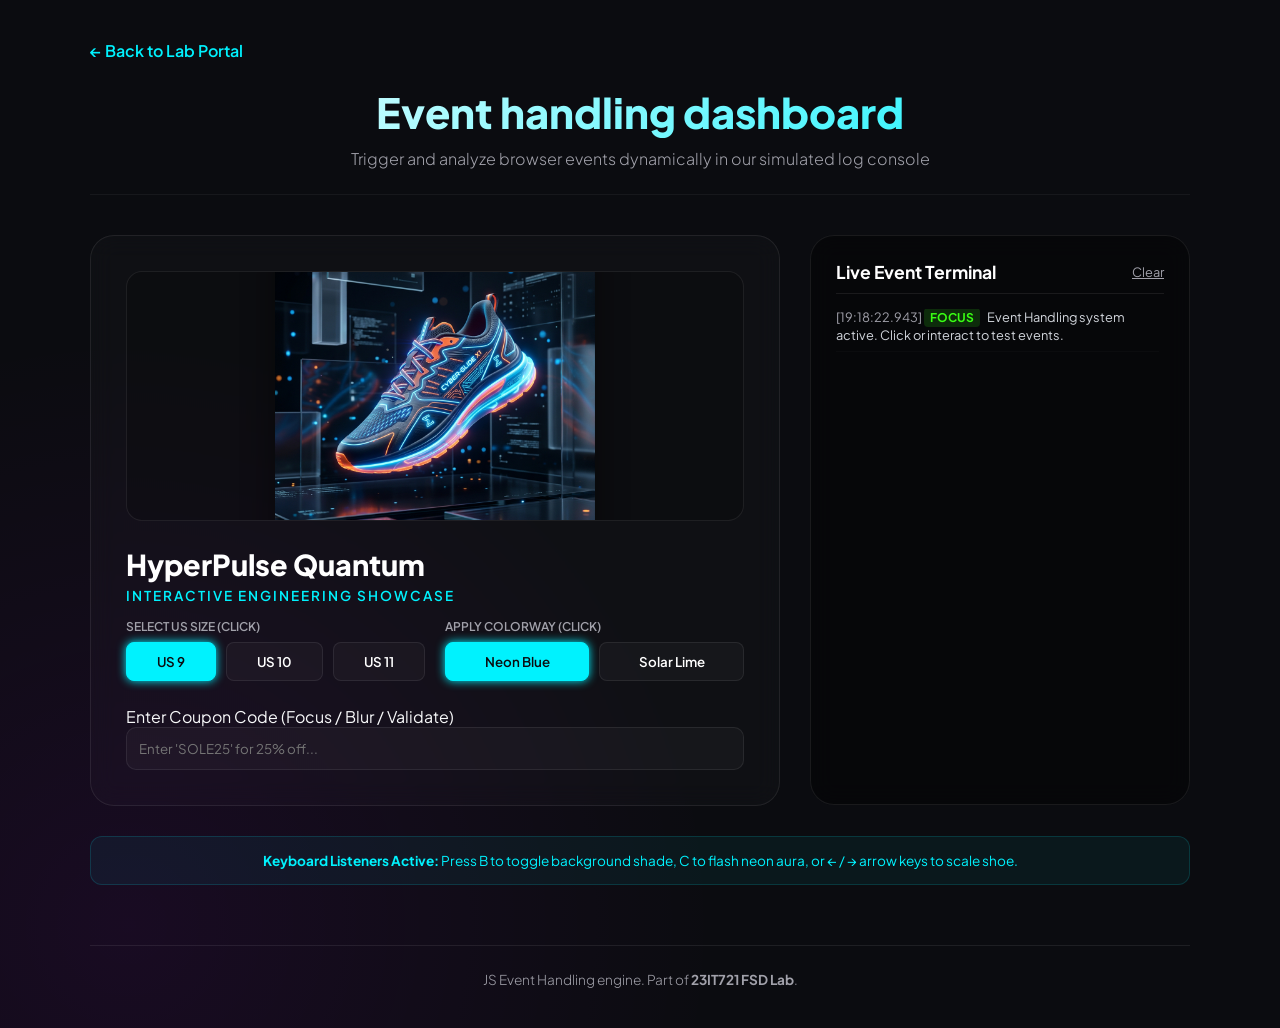
<file: Experiment6_Events/index.html>
﻿<!DOCTYPE html>
<html lang="en">
<head>
    <meta charset="UTF-8">
    <meta name="viewport" content="width=device-width, initial-scale=1.0">
    <title>Experiment 6 | JS Event Handling Playground</title>
    <!-- Google Fonts -->
    <link href="https://fonts.googleapis.com/css2?family=Outfit:wght@300;400;600;800&family=Plus+Jakarta+Sans:wght@300;400;600;700&display=swap" rel="stylesheet">
    <style>
        :root {
            --bg-color: #0b0c10;
            --card-bg: rgba(255, 255, 255, 0.02);
            --card-border: rgba(255, 255, 255, 0.08);
            --primary: #bd00ff;
            --secondary: #00f2fe;
            --text-main: #f8f9fa;
            --text-muted: #a1a1aa;
            --success: #39ff14;
            --error: #ff4d6d;
        }

        * {
            box-sizing: border-box;
            margin: 0;
            padding: 0;
            font-family: 'Plus Jakarta Sans', sans-serif;
        }

        body {
            background-color: var(--bg-color);
            color: var(--text-main);
            min-height: 100vh;
            background-image: radial-gradient(circle at 10% 90%, rgba(189, 0, 255, 0.08) 0%, transparent 40%);
            display: flex;
            flex-direction: column;
            align-items: center;
            padding: 40px 20px;
        }

        .container {
            width: 100%;
            max-width: 1100px;
        }

        .back-link {
            align-self: flex-start;
            color: var(--secondary);
            text-decoration: none;
            font-weight: 600;
            margin-bottom: 25px;
            display: inline-block;
            transition: transform 0.2s ease;
        }

        .back-link:hover {
            transform: translateX(-5px);
        }

        header {
            text-align: center;
            margin-bottom: 40px;
            border-bottom: 1px solid rgba(255, 255, 255, 0.05);
            padding-bottom: 25px;
        }

        header h1 {
            font-size: 2.6rem;
            font-weight: 800;
            background: linear-gradient(135deg, #fff, var(--secondary));
            -webkit-background-clip: text;
            -webkit-text-fill-color: transparent;
            margin-bottom: 10px;
        }

        header p {
            color: var(--text-muted);
            font-weight: 300;
        }

        .layout-grid {
            display: grid;
            grid-template-columns: 1fr 380px;
            gap: 30px;
        }

        @media (max-width: 900px) {
            .layout-grid {
                grid-template-columns: 1fr;
            }
        }

        /* Interactive Product card */
        .interactive-card {
            background: var(--card-bg);
            border: 1px solid var(--card-border);
            border-radius: 24px;
            padding: 35px;
            backdrop-filter: blur(12px);
            display: flex;
            flex-direction: column;
            gap: 25px;
            position: relative;
        }

        .visual-panel {
            background: rgba(0,0,0,0.2);
            border-radius: 16px;
            border: 1px solid var(--card-border);
            height: 250px;
            display: flex;
            align-items: center;
            justify-content: center;
            position: relative;
            overflow: hidden;
            cursor: crosshair;
        }

        .product-img {
            width: 320px;
            height: auto;
            filter: drop-shadow(0 15px 15px rgba(0,0,0,0.5));
            transition: transform 0.1s ease;
        }

        .zoom-overlay {
            position: absolute;
            background: rgba(255, 255, 255, 0.1);
            border: 1.5px solid var(--secondary);
            border-radius: 50%;
            width: 100px;
            height: 100px;
            pointer-events: none;
            display: none;
            backdrop-filter: blur(2px);
            box-shadow: 0 0 15px var(--secondary);
            transform: translate(-50%, -50%);
        }

        .heart-icon {
            position: absolute;
            font-size: 5rem;
            color: var(--error);
            opacity: 0;
            transform: scale(0.5);
            transition: all 0.4s cubic-bezier(0.175, 0.885, 0.32, 1.275);
            pointer-events: none;
            z-index: 5;
            text-shadow: 0 0 20px rgba(255, 77, 109, 0.5);
        }

        .product-details h2 {
            font-size: 1.8rem;
            font-weight: 800;
            color: #fff;
            margin-bottom: 5px;
        }

        .tagline {
            font-size: 0.85rem;
            color: var(--secondary);
            text-transform: uppercase;
            letter-spacing: 2px;
            font-weight: 600;
            margin-bottom: 15px;
        }

        .selectors-row {
            display: flex;
            gap: 20px;
            flex-wrap: wrap;
        }

        .selector-box {
            flex: 1;
            min-width: 180px;
        }

        .selector-box label {
            display: block;
            font-size: 0.75rem;
            text-transform: uppercase;
            color: var(--text-muted);
            margin-bottom: 8px;
            font-weight: 600;
        }

        .btn-group {
            display: flex;
            gap: 10px;
        }

        .btn-option {
            background: rgba(255,255,255,0.03);
            border: 1px solid var(--card-border);
            color: #fff;
            padding: 10px 15px;
            border-radius: 8px;
            cursor: pointer;
            flex-grow: 1;
            font-weight: 600;
            transition: all 0.2s ease;
        }

        .btn-option:hover {
            border-color: var(--secondary);
            background: rgba(255,255,255,0.06);
        }

        .btn-option.active {
            background: var(--secondary);
            color: #0b0c10;
            border-color: var(--secondary);
            box-shadow: 0 0 10px var(--secondary);
        }

        .coupon-input {
            width: 100%;
            background: rgba(255,255,255,0.03);
            border: 1px solid var(--card-border);
            border-radius: 10px;
            padding: 12px;
            color: #fff;
            outline: none;
            transition: all 0.3s ease;
        }

        .coupon-input:focus {
            border-color: var(--primary);
            box-shadow: 0 0 10px rgba(189,0,255,0.2);
            background: rgba(255,255,255,0.06);
        }

        .coupon-input.valid {
            border-color: var(--success);
            box-shadow: 0 0 10px rgba(57,255,20,0.15);
        }

        .coupon-input.invalid {
            border-color: var(--error);
            box-shadow: 0 0 10px rgba(255,77,109,0.15);
        }

        /* Event Logger Terminal */
        .logger-panel {
            background: rgba(0, 0, 0, 0.4);
            border: 1px solid var(--card-border);
            border-radius: 24px;
            padding: 25px;
            display: flex;
            flex-direction: column;
            height: 570px;
            backdrop-filter: blur(12px);
        }

        .logger-panel h2 {
            font-size: 1.1rem;
            color: #fff;
            margin-bottom: 15px;
            display: flex;
            justify-content: space-between;
            align-items: center;
            border-bottom: 1px solid rgba(255,255,255,0.08);
            padding-bottom: 10px;
        }

        .logger-panel .clear-logs-btn {
            background: none;
            border: none;
            color: var(--text-muted);
            cursor: pointer;
            font-size: 0.8rem;
            text-decoration: underline;
        }

        .logger-panel .clear-logs-btn:hover {
            color: var(--secondary);
        }

        .log-terminal {
            flex-grow: 1;
            overflow-y: auto;
            font-family: 'Courier New', Courier, monospace;
            font-size: 0.8rem;
            display: flex;
            flex-direction: column;
            gap: 10px;
            padding-right: 5px;
        }

        .log-entry {
            border-bottom: 1px solid rgba(255, 255, 255, 0.02);
            padding-bottom: 6px;
            line-height: 1.4;
            animation: logFadeIn 0.2s ease forwards;
        }

        @keyframes logFadeIn {
            from { opacity: 0; transform: translateX(10px); }
            to { opacity: 1; transform: translateX(0); }
        }

        .log-timestamp {
            color: var(--text-muted);
        }

        .log-type {
            font-weight: 700;
            padding: 2px 6px;
            border-radius: 4px;
            font-size: 0.75rem;
            margin-right: 5px;
        }

        .type-click { background: rgba(0, 242, 254, 0.15); color: var(--secondary); }
        .type-mousemove { background: rgba(255, 255, 255, 0.08); color: #fff; }
        .type-keydown { background: rgba(189, 0, 255, 0.15); color: var(--primary); }
        .type-focus { background: rgba(57, 255, 20, 0.15); color: var(--success); }
        .type-blur { background: rgba(255, 77, 109, 0.15); color: var(--error); }
        .type-dblclick { background: rgba(255, 77, 109, 0.15); color: #ff0055; }

        .log-body {
            color: #d1d5db;
        }

        .help-banner {
            grid-column: span 2;
            background: rgba(0, 242, 254, 0.05);
            border: 1px solid rgba(0, 242, 254, 0.15);
            border-radius: 12px;
            padding: 15px;
            text-align: center;
            font-size: 0.85rem;
            color: var(--secondary);
            text-shadow: 0 0 5px var(--secondary-glow);
        }

        @media (max-width: 900px) {
            .help-banner {
                grid-column: span 1;
            }
        }
    </style>
</head>
<body>
    <div class="container">
        <a href="../index.php" class="back-link">&larr; Back to Lab Portal</a>
        
        <header>
            <h1>Event handling dashboard</h1>
            <p>Trigger and analyze browser events dynamically in our simulated log console</p>
        </header>

        <div class="layout-grid">
            <!-- Left: Interactive Card -->
            <div class="interactive-card">
                <!-- Visual Panel: Mousemove & Dblclick events -->
                <div class="visual-panel" id="visual-panel">
                    <img src="sneaker.png" alt="Interactive Sneaker" class="product-img" id="product-img">
                    <div class="zoom-overlay" id="zoom-lens"></div>
                    <div class="heart-icon" id="heart-icon">&#9829;</div>
                </div>

                <div class="product-details">
                    <h2>HyperPulse Quantum</h2>
                    <div class="tagline">Interactive engineering showcase</div>
                    
                    <div class="selectors-row">
                        <!-- Size Click Selector -->
                        <div class="selector-box">
                            <label>Select US Size (Click)</label>
                            <div class="btn-group">
                                <button class="btn-option active" onclick="selectSize(this, '9')">US 9</button>
                                <button class="btn-option" onclick="selectSize(this, '10')">US 10</button>
                                <button class="btn-option" onclick="selectSize(this, '11')">US 11</button>
                            </div>
                        </div>

                        <!-- Color Click Selector -->
                        <div class="selector-box">
                            <label>Apply Colorway (Click)</label>
                            <div class="btn-group">
                                <button class="btn-option active" onclick="selectColor(this, 'Neon Blue', '#00f2fe')">Neon Blue</button>
                                <button class="btn-option" onclick="selectColor(this, 'Solar Lime', '#39ff14')">Solar Lime</button>
                            </div>
                        </div>
                    </div>
                </div>

                <!-- Input box: Focus & Blur events -->
                <div class="form-group">
                    <label for="coupon-field">Enter Coupon Code (Focus / Blur / Validate)</label>
                    <input type="text" id="coupon-field" class="coupon-input" placeholder="Enter 'SOLE25' for 25% off...">
                </div>
            </div>

            <!-- Right: Event Logger Terminal -->
            <div class="logger-panel">
                <h2>
                    <span>Live Event Terminal</span>
                    <button class="clear-logs-btn" onclick="clearLogs()">Clear</button>
                </h2>
                
                <div class="log-terminal" id="log-terminal">
                    <!-- Logs inserted dynamically -->
                </div>
            </div>

            <!-- Keyboard shortcuts help -->
            <div class="help-banner">
                <strong>Keyboard Listeners Active:</strong> Press <kbd>B</kbd> to toggle background shade, <kbd>C</kbd> to flash neon aura, or <kbd>&larr; / &rarr;</kbd> arrow keys to scale shoe.
            </div>
        </div>

        <footer style="margin-top: 60px; text-align: center; border-top: 1px solid var(--card-border); padding-top: 25px; color: var(--text-muted); font-size: 0.85rem; font-weight: 300;">
            <p>JS Event Handling engine. Part of <strong>23IT721 FSD Lab</strong>.</p>
        </footer>
    </div>

    <script>
        const logTerminal = document.getElementById('log-terminal');
        const visualPanel = document.getElementById('visual-panel');
        const productImg = document.getElementById('product-img');
        const zoomLens = document.getElementById('zoom-lens');
        const heartIcon = document.getElementById('heart-icon');
        const couponField = document.getElementById('coupon-field');

        let imgScale = 1.0;

        // Helper to add logs to terminal
        function logEvent(type, message) {
            const now = new Date();
            const timeStr = `${String(now.getHours()).padStart(2, '0')}:${String(now.getMinutes()).padStart(2, '0')}:${String(now.getSeconds()).padStart(2, '0')}.${String(now.getMilliseconds()).padStart(3, '0')}`;
            
            const log = document.createElement('div');
            log.className = 'log-entry';
            log.innerHTML = `
                <span class="log-timestamp">[${timeStr}]</span>
                <span class="log-type type-${type.toLowerCase()}">${type.toUpperCase()}</span>
                <span class="log-body">${message}</span>
            `;
            
            logTerminal.appendChild(log);
            logTerminal.scrollTop = logTerminal.scrollHeight;
        }

        // --- 1. CLICK EVENTS ---
        window.selectSize = function(btn, size) {
            // Remove active class
            btn.parentElement.querySelectorAll('.btn-option').forEach(b => b.classList.remove('active'));
            btn.classList.add('active');
            
            logEvent('click', `Size selected: <strong>US ${size}</strong> (Target: Button)`);
        };

        window.selectColor = function(btn, colorName, colorCode) {
            btn.parentElement.querySelectorAll('.btn-option').forEach(b => b.classList.remove('active'));
            btn.classList.add('active');
            
            productImg.style.filter = `drop-shadow(0 15px 15px rgba(0,0,0,0.5)) drop-shadow(0 0 20px ${colorCode})`;
            logEvent('click', `Applied color preset: <strong style="color:${colorCode};">${colorName}</strong>`);
        };

        // --- 2. DOUBLE CLICK EVENT (Wishlist Favorite) ---
        visualPanel.addEventListener('dblclick', (e) => {
            heartIcon.style.opacity = '1';
            heartIcon.style.transform = 'scale(1.2)';
            
            setTimeout(() => {
                heartIcon.style.opacity = '0';
                heartIcon.style.transform = 'scale(0.5)';
            }, 600);
            
            logEvent('dblclick', `Shoe double-clicked! Added HyperPulse to favorites bag.`);
        });

        // --- 3. MOUSEMOVE EVENT (Lens magnifier) ---
        visualPanel.addEventListener('mousemove', (e) => {
            const rect = visualPanel.getBoundingClientRect();
            const x = e.clientX - rect.left;
            const y = e.clientY - rect.top;

            // show lens
            zoomLens.style.display = 'block';
            zoomLens.style.left = `${x}px`;
            zoomLens.style.top = `${y}px`;

            // Micro tilt shoe
            const tiltX = (rect.height / 2 - y) / 15;
            const tiltY = (x - rect.width / 2) / 15;
            productImg.style.transform = `scale(${imgScale}) rotateX(${tiltX}deg) rotateY(${tiltY}deg)`;

            // Log once every 40 moves to not overflow console too fast
            if (Math.random() < 0.05) {
                logEvent('mousemove', `Coordinates tracked: X=${Math.round(x)}px, Y=${Math.round(y)}px`);
            }
        });

        visualPanel.addEventListener('mouseleave', () => {
            zoomLens.style.display = 'none';
            productImg.style.transform = `scale(${imgScale}) rotate(0)`;
        });

        // --- 4. FOCUS & BLUR EVENTS ---
        couponField.addEventListener('focus', () => {
            couponField.classList.remove('valid', 'invalid');
            logEvent('focus', `Coupon text-field engaged. Waiting for code entry...`);
        });

        couponField.addEventListener('blur', () => {
            const val = couponField.value.trim().toUpperCase();
            
            if (val === '') {
                logEvent('blur', `Coupon field disengaged. Input is empty.`);
                couponField.classList.remove('valid', 'invalid');
            } else if (val === 'SOLE25') {
                couponField.classList.add('valid');
                logEvent('blur', `Validation: <span style="color:var(--success);">SUCCESS</span>. Code 'SOLE25' applied (25% discount).`);
            } else {
                couponField.classList.add('invalid');
                logEvent('blur', `Validation: <span style="color:var(--error);">FAIL</span>. Invalid code '${val}'.`);
            }
        });

        // --- 5. KEYDOWN EVENT ---
        document.addEventListener('keydown', (e) => {
            const key = e.key.toUpperCase();
            
            // Check if user is typing in coupon field, if so don't run keyboard shortcuts
            if (document.activeElement === couponField) return;

            if (key === 'B') {
                const currentBg = document.body.style.backgroundColor;
                document.body.style.backgroundColor = currentBg === 'rgb(26, 17, 39)' ? '#0b0c10' : '#1a1127';
                logEvent('keydown', `Key [B] pressed. Swapped background base shade.`);
            } else if (key === 'C') {
                productImg.style.filter = 'drop-shadow(0 0 30px #bd00ff)';
                setTimeout(() => {
                    productImg.style.filter = 'drop-shadow(0 15px 15px rgba(0,0,0,0.5))';
                }, 300);
                logEvent('keydown', `Key [C] pressed. Triggered neon flash effect.`);
            } else if (e.key === 'ArrowRight') {
                imgScale = Math.min(1.3, imgScale + 0.05);
                productImg.style.transform = `scale(${imgScale})`;
                logEvent('keydown', `Key [ArrowRight] pressed. Scaled shoe up to ${Math.round(imgScale * 100)}%`);
            } else if (e.key === 'ArrowLeft') {
                imgScale = Math.max(0.7, imgScale - 0.05);
                productImg.style.transform = `scale(${imgScale})`;
                logEvent('keydown', `Key [ArrowLeft] pressed. Scaled shoe down to ${Math.round(imgScale * 100)}%`);
            }
        });

        // Clear log window
        window.clearLogs = function() {
            logTerminal.innerHTML = '';
        };

        // Welcome log
        logEvent('focus', 'Event Handling system active. Click or interact to test events.');
    </script>
</body>
</html>
</file>
<file: Experiment5_CSS/style.css>
﻿/* EXTERNAL STYLE SHEET: style.css */
/* Defines base layouts, reset styles, and default variables */

:root {
    --bg-primary: #0a0b0d;
    --text-primary: #f8f9fa;
    --text-muted: #8b949e;
    --border-color: rgba(255, 255, 255, 0.08);
    --card-bg: rgba(255, 255, 255, 0.02);
    --accent: #00f2fe;
    --accent-glow: rgba(0, 242, 254, 0.3);
    --font-fam: 'Plus Jakarta Sans', sans-serif;
}

/* Cyberpunk theme overrides */
[data-theme="cyberpunk"] {
    --bg-primary: #0f0c1b;
    --text-primary: #00ff66;
    --text-muted: #bd93f9;
    --border-color: #ff007f;
    --card-bg: rgba(15, 12, 27, 0.6);
    --accent: #ff007f;
    --accent-glow: rgba(255, 0, 127, 0.4);
}

/* Oceanic theme overrides */
[data-theme="oceanic"] {
    --bg-primary: #001219;
    --text-primary: #e9d8a6;
    --text-muted: #9b2226;
    --border-color: #0a9396;
    --card-bg: rgba(10, 147, 150, 0.05);
    --accent: #94d2bd;
    --accent-glow: rgba(148, 210, 189, 0.3);
}

/* Minimalist Light theme overrides */
[data-theme="minimalist"] {
    --bg-primary: #f4f5f6;
    --text-primary: #1a1d20;
    --text-muted: #6c757d;
    --border-color: #dee2e6;
    --card-bg: #ffffff;
    --accent: #212529;
    --accent-glow: rgba(33, 37, 41, 0.1);
}

* {
    box-sizing: border-box;
    margin: 0;
    padding: 0;
}

body {
    background-color: var(--bg-primary);
    color: var(--text-primary);
    font-family: var(--font-fam);
    min-height: 100vh;
    padding: 40px 20px;
    transition: background-color 0.5s ease, color 0.5s ease;
}

.container {
    max-width: 1000px;
    margin: 0 auto;
}

.back-link {
    display: inline-block;
    color: var(--accent);
    text-decoration: none;
    font-weight: 600;
    margin-bottom: 25px;
    transition: transform 0.2s ease;
}

.back-link:hover {
    transform: translateX(-5px);
}

header {
    text-align: center;
    margin-bottom: 50px;
    border-bottom: 1px solid var(--border-color);
    padding-bottom: 25px;
}

header h1 {
    font-size: 2.6rem;
    font-weight: 800;
    margin-bottom: 10px;
}

header p {
    color: var(--text-muted);
}

/* Section styling governed by external stylesheet */
.showcase-section {
    margin-bottom: 40px;
    background: var(--card-bg);
    border: 1px solid var(--border-color);
    border-radius: 20px;
    padding: 30px;
    backdrop-filter: blur(10px);
}

.showcase-section h2 {
    font-size: 1.4rem;
    margin-bottom: 15px;
    color: var(--accent);
}

.showcase-section p {
    font-size: 1rem;
    line-height: 1.6;
    color: var(--text-muted);
    margin-bottom: 20px;
}
</file>
